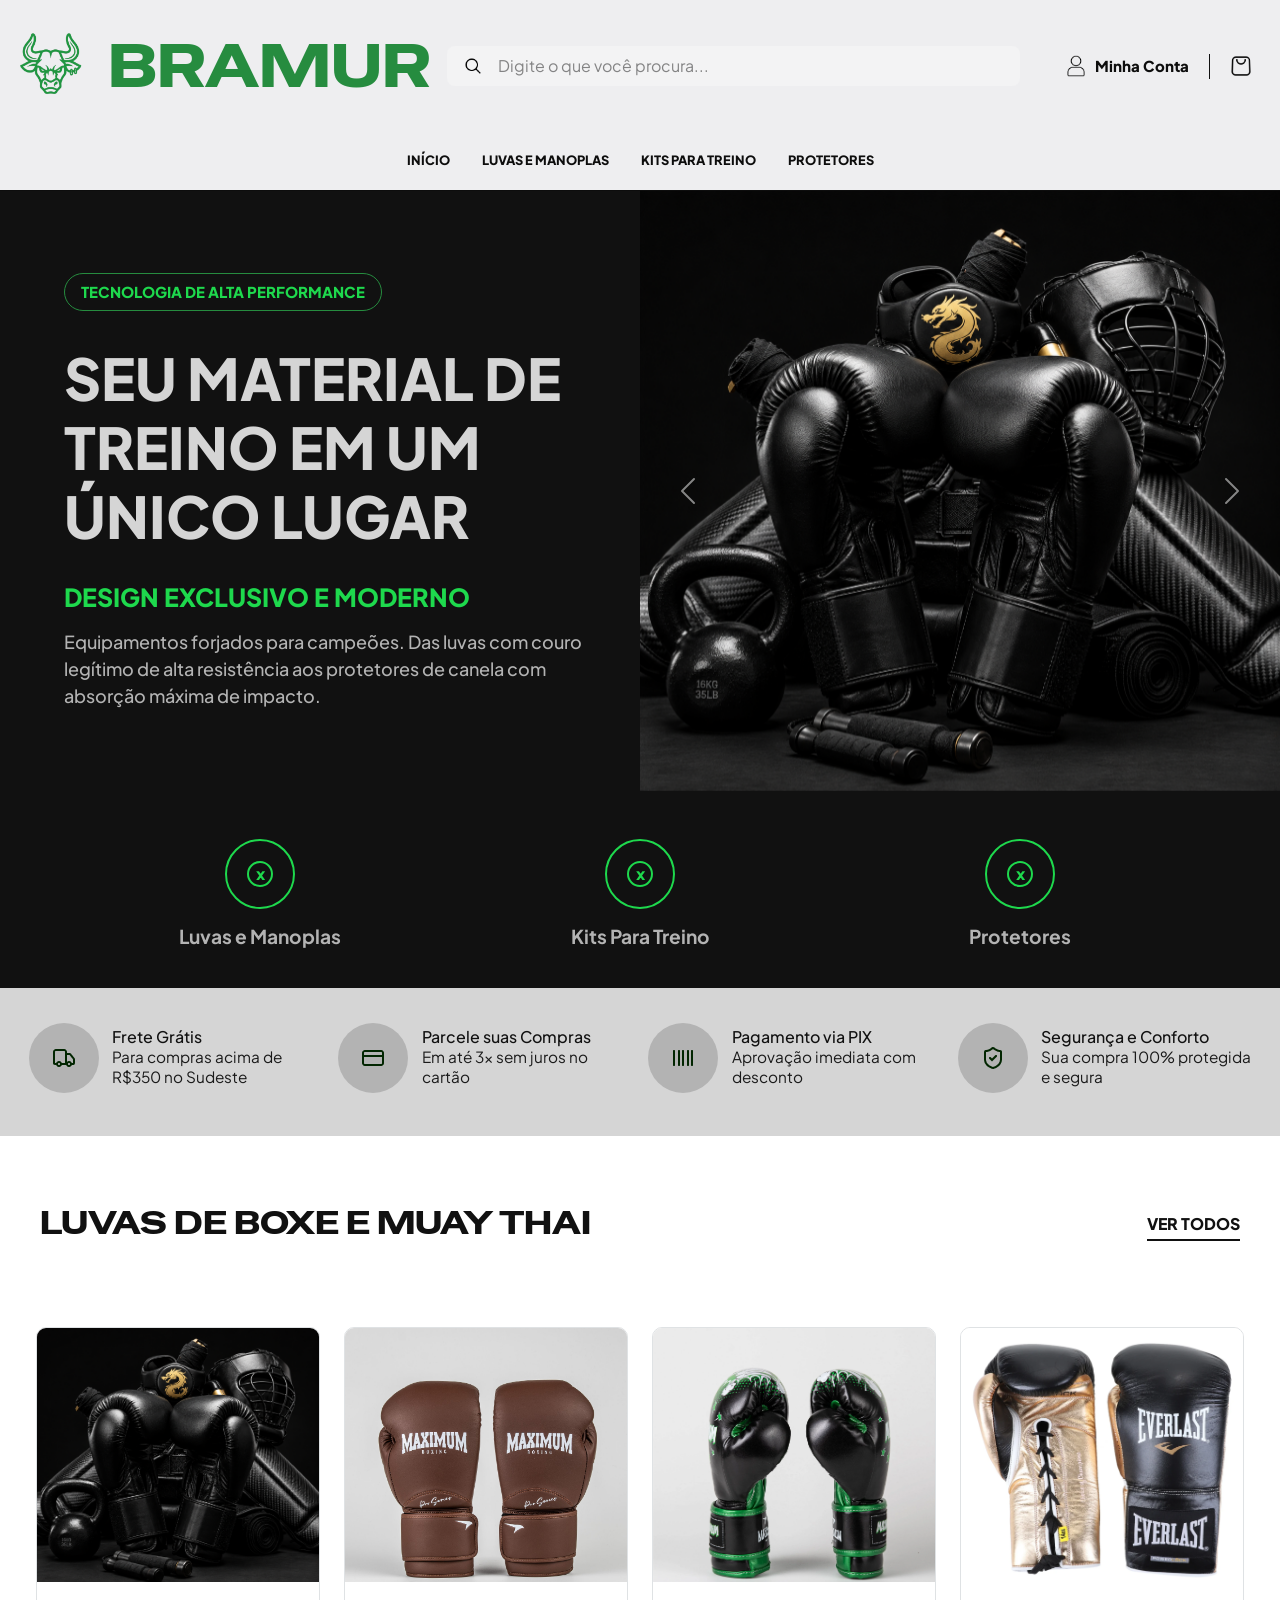
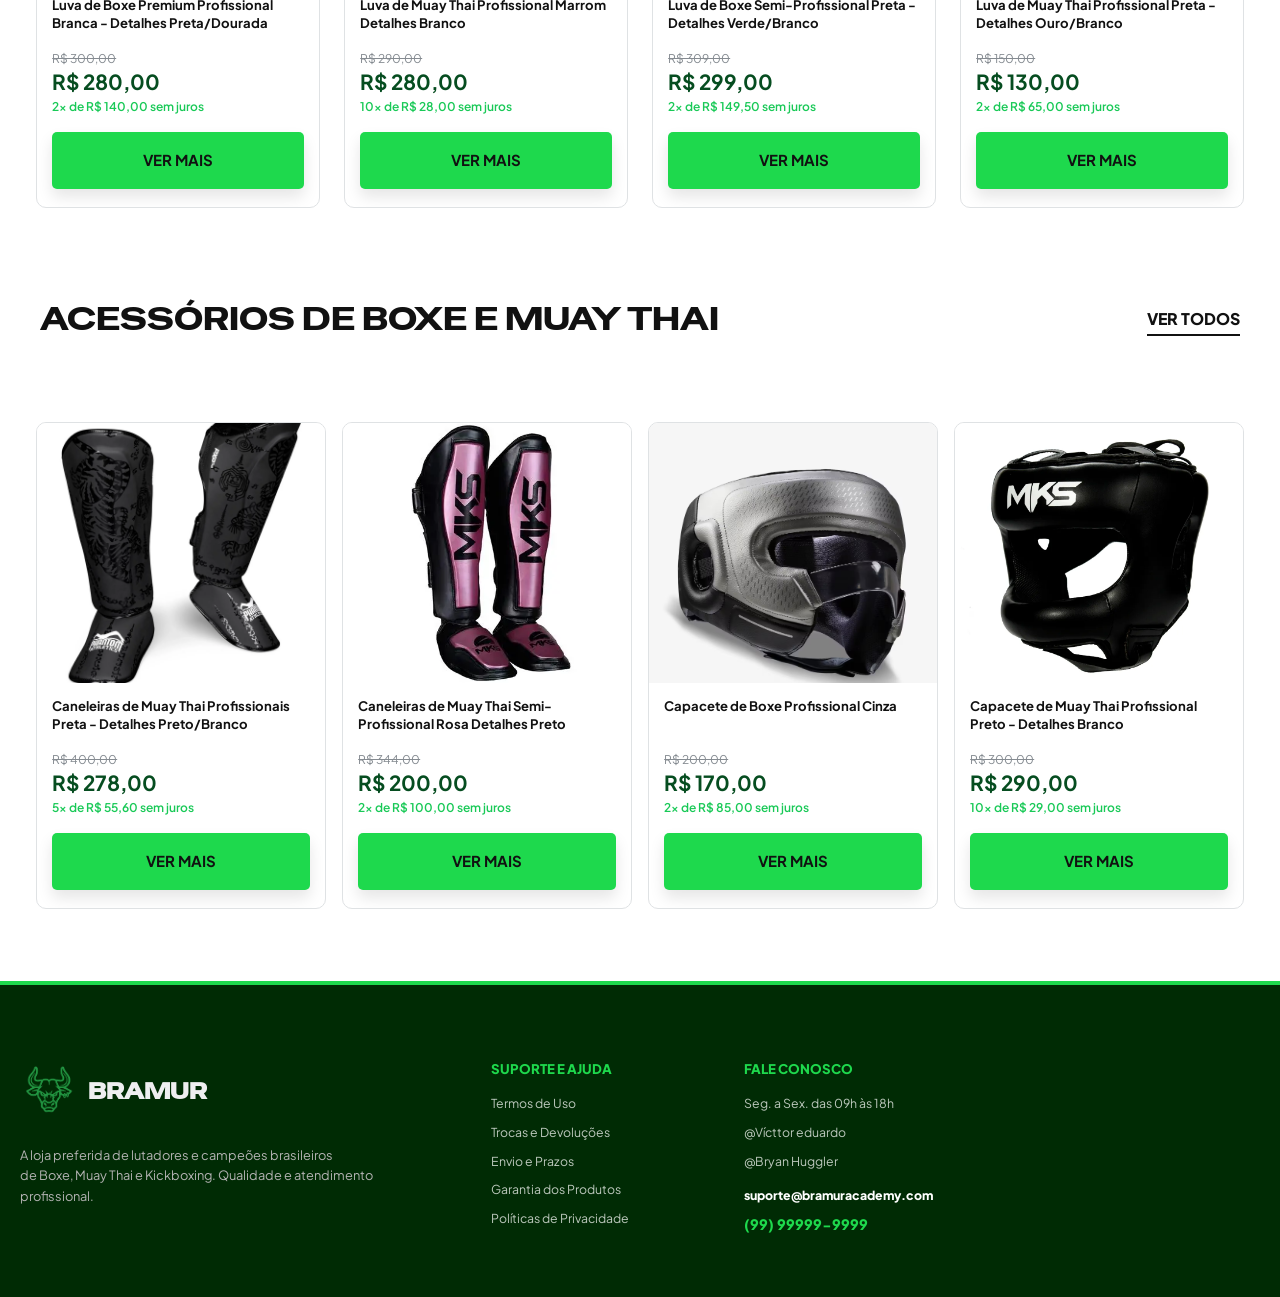
<file: index.html>
<!doctype html>
<html lang="pt-br">

<head>
    <meta charset="utf-8">
    <meta name="viewport" content="width=device-width, initial-scale=1">
    <title> Bramur </title>
    <link href="https://cdn.jsdelivr.net/npm/bootstrap@5.3.8/dist/css/bootstrap.min.css" rel="stylesheet"
        integrity="sha384-sRIl4kxILFvY47J16cr9ZwB07vP4J8+LH7qKQnuqkuIAvNWLzeN8tE5YBujZqJLB" crossorigin="anonymous">
    <link href="https://fonts.googleapis.com/css2?family=Plus+Jakarta+Sans:wght@400;500;600;700;800&display=swap"
        rel="stylesheet">
    <link rel="preconnect" href="https://fonts.googleapis.com">
    <link
        href="https://fonts.googleapis.com/css2?family=Inter:ital,opsz,wght@0,14..32,100..900;1,14..32,100..900&family=Lilita+One&family=Special+Gothic+Expanded+One&display=swap"
        rel="stylesheet">
    <link rel="stylesheet" href="./css/style.css">
</head>

<body class="home-page">

    <!-- Navbars -->
    <div class="navegacao-site">
        <nav class="navbar py-3 navbar-expand-lg nav-bar">
            <div class="container-fluid">
                <a class="navbar-brand" href="./index.html">
                    <img src="./imagens/final.png" alt="Logo" width="80px" class="d-flex align-text-center">
                </a>
                <a class="navbar-brand bramur1" href="./index.html">BRAMUR</a>
                <button class="navbar-toggler" type="button" data-bs-toggle="collapse"
                    data-bs-target="#navbarSupportedContent" aria-controls="navbarSupportedContent"
                    aria-expanded="false" aria-label="Toggle navigation">
                    <span class="navbar-toggler-icon"></span>
                </button>
                <div class="collapse navbar-collapse" id="navbarSupportedContent">
                    <form class="bramur-search" role="search">
                        <div class="pesquisa">
                            <input class="input" type="search" placeholder="Digite o que você procura..." />
                            <img class="icon" src="./imagens/lupa.png" alt="">
                        </div>
                    </form>
                    <div class="nav-act">
                        <a class="nav-action conta-action" href="./login.html">
                            <img class="nav-action-icon" src="./imagens/people.png" alt="">
                            <span>Minha Conta</span>
                        </a>
                        <span class="nav-divider"></span>
                        <a class="nav-action carrinho-action" href="./carrinho.html" aria-label="carrinho">
                            <span class="carrinho-icon">
                                <img class="nav-action-icon" src="./imagens/shopping-bag.png" alt="">
                                <span class="carrinho"></span>
                            </span>
                        </a>
                    </div>
                </div>
            </div>
        </nav>

        <!-- Navbar 2 -->
        <nav class="categorias-nav">
            <div class="categorias-nav-container">
                <ul class="categorias-menu">
                    <li><a class="categorias-links active" href="./index.html">INÍCIO</a></li>
                    <li><a class="categorias-links" href="./catalogo.html#luvas-e-manoplas">LUVAS E MANOPLAS</a></li>
                    <li><a class="categorias-links" href="./catalogo.html#kits-para-treino">KITS PARA TREINO</a>
                    </li>
                    <li><a class="categorias-links" href="./catalogo.html#acessorios-de-combate">PROTETORES</a></li>
                </ul>
            </div>
        </nav>
    </div>

    <!-- Texto Central e Carousel-->
    <section class="hero-bramur m-0">
        <div class="container-fluid px-0">
            <div class="row d-flex g-0">
                <div class="col-12 col-lg-6 d-flex align-items-center">
                    <div class="inicial">
                        <span class="badge rounded-pill hero-tag"> TECNOLOGIA DE ALTA PERFORMANCE </span>

                        <h1 class="hero-title"> SEU MATERIAL DE TREINO EM UM ÚNICO LUGAR </h1>

                        <p class="hero-subtitle mb-3"> DESIGN EXCLUSIVO E MODERNO </p>

                        <p class="hero-description mb-0">
                            Equipamentos forjados para campeões. Das luvas com couro legítimo de alta
                            resistência aos protetores de canela com absorção máxima de impacto.
                        </p>
                    </div>
                </div>

                <div class="col-12 col-lg-6">
                    <div id="carouselExample" class="carousel slide">
                        <div class="carousel-inner">
                            <div class="carousel-item active">
                                <img src="./imagens/ChatGPT Image 14 de set. de 2026, 22_40_47.png"
                                    class="d-block w-100" alt="">
                            </div>
                            <div class="carousel-item">
                                <img src="./imagens/ChatGPT Image 14 de set. de 2026, 22_43_31.png"
                                    class="d-block w-100" alt="...">
                            </div>
                        </div>

                        <button class="carousel-control-prev" type="button" data-bs-target="#carouselExample"
                            data-bs-slide="prev">
                            <span class="carousel-control-prev-icon" aria-hidden="true"></span>
                            <span class="visually-hidden">Previous</span>
                        </button>

                        <button class="carousel-control-next" type="button" data-bs-target="#carouselExample"
                            data-bs-slide="next">
                            <span class="carousel-control-next-icon" aria-hidden="true"></span>
                            <span class="visually-hidden">Next</span>
                        </button>
                    </div>
                </div>
            </div>
        </div>

        <div class="container hero-modalidades">
            <div class="row flex-nowrap">
                <div class="col">
                    <a href="./catalogo.html#luvas-e-manoplas" class="modalidade-item">
                        <span class="modalidade-icon modalidade-icon-x" aria-hidden="true"></span>
                        <span>Luvas e Manoplas</span>
                    </a>
                </div>
                <div class="col">
                    <a href="./catalogo.html#kits-para-treino" class="modalidade-item">
                        <span class="modalidade-icon modalidade-icon-x" aria-hidden="true"></span>
                        <span>Kits Para Treino</span>
                    </a>
                </div>
                <div class="col">
                    <a href="./catalogo.html#acessorios-de-combate" class="modalidade-item">
                        <span class="modalidade-icon modalidade-icon-x" aria-hidden="true"></span>
                        <span>Protetores</span>
                    </a>
                </div>
            </div>
        </div>
    </section>

    <!-- Informações adicionais -->
    <section class="informacoes" aria-label="Benefícios da loja">
        <div class="benefits-row">
            <div class="benefit-item">
                <div class="benefit-icon" aria-hidden="true">
                    <img src="./imagens/truck.png" alt="Frete grátis" />
                </div>
                <div class="benefit-copy">
                    <h3>Frete Grátis</h3>
                    <p>Para compras acima de R$350 no Sudeste</p>
                </div>
            </div>

            <div class="benefit-item">
                <div class="benefit-icon" aria-hidden="true">
                    <img src="./imagens/credit-card.png" alt="Cartão" />
                </div>
                <div class="benefit-copy">
                    <h3>Parcele suas Compras</h3>
                    <p>Em até 3x sem juros no cartão</p>
                </div>
            </div>

            <div class="benefit-item">
                <div class="benefit-icon" aria-hidden="true">
                    <img src="./imagens/barcode.png" alt="Pix" />
                </div>
                <div class="benefit-copy">
                    <h3>Pagamento via PIX</h3>
                    <p>Aprovação imediata com desconto</p>
                </div>
            </div>

            <div class="benefit-item">
                <div class="benefit-icon" aria-hidden="true">
                    <img src="./imagens/shield-check.png" alt="Segurança" />
                </div>
                <div class="benefit-copy">
                    <h3>Segurança e Conforto</h3>
                    <p>Sua compra 100% protegida e segura</p>
                </div>
            </div>
        </div>
    </section>

    <!-- Cards de produtos -->
    <section class="produtos">
        <div class="container-fluid">
            <div class="row d-flex py-4">
                <div class="col-12">
                    <div class="row titulo1">
                        <div class="titulo1-conteudo">
                            <h1 class="fs-2">LUVAS DE BOXE E MUAY THAI</h1>
                            <a class="ver-todos" href="./catalogo.html">VER TODOS</a>
                        </div>
                    </div>

                    <div class="container-fluid py-5 d-flex gap-4">
                        <div class="produto-card">
                            <div class="produto-imagem">
                                <img src="./imagens/ChatGPT Image 14 de set. de 2026, 22_40_47.png"
                                    alt="Luva de Boxe Premium">
                            </div>
                            <div class="produto-conteudo">
                                <h5 class="produto-titulo fw-bold">
                                    Luva de Boxe Premium Profissional
                                    Branca - Detalhes Preta/Dourada
                                </h5>
                                <div class="preco-antigo">
                                    R$ 300,00
                                </div>
                                <div class="preco-atual fw-bold">
                                    R$ 280,00
                                </div>
                                <div class="parcelamento">
                                    2x de R$ 140,00 sem juros
                                </div>
                                <button class="btn fw-bold w-100 mt-3">
                                    VER MAIS
                                </button>
                            </div>
                        </div>
                        <div class="produto-card">
                            <div class="produto-imagem">
                                <img src="./imagens/maximum_-91-9mqy4mou6q.jpg" alt="Luva de Boxe Premium">
                            </div>
                            <div class="produto-conteudo">
                                <h5 class="produto-titulo fw-bold">
                                    Luva de Muay Thai Profissional
                                    Marrom Detalhes Branco
                                </h5>
                                <div class="preco-antigo">
                                    R$ 290,00
                                </div>
                                <div class="preco-atual fw-bold">
                                    R$ 280,00
                                </div>
                                <div class="parcelamento">
                                    10x de R$ 28,00 sem juros
                                </div>
                                <button class="btn fw-bold w-100 mt-3">
                                    VER MAIS
                                </button>
                            </div>
                        </div>
                        <div class="produto-card">
                            <div class="produto-imagem">
                                <img src="./imagens/luva_boxe1.webp" alt="Luva de Boxe Premium">
                            </div>
                            <div class="produto-conteudo">
                                <h5 class="produto-titulo fw-bold">
                                    Luva de Boxe Semi-Profissional
                                    Preta - Detalhes Verde/Branco
                                </h5>
                                <div class="preco-antigo">
                                    R$ 309,00
                                </div>
                                <div class="preco-atual fw-bold">
                                    R$ 299,00
                                </div>
                                <div class="parcelamento">
                                    2x de R$ 149,50 sem juros
                                </div>
                                <button class="btn fw-bold w-100 mt-3">
                                    VER MAIS
                                </button>
                            </div>
                        </div>
                        <div class="produto-card">
                            <div class="produto-imagem">
                                <img src="./imagens/AXB-6277-120_zoom1.webp" alt="Luva de Boxe Premium">
                            </div>
                            <div class="produto-conteudo">
                                <h5 class="produto-titulo fw-bold">
                                    Luva de Muay Thai Profissional
                                    Preta - Detalhes Ouro/Branco
                                </h5>
                                <div class="preco-antigo">
                                    R$ 150,00
                                </div>
                                <div class="preco-atual fw-bold">
                                    R$ 130,00
                                </div>
                                <div class="parcelamento">
                                    2x de R$ 65,00 sem juros
                                </div>
                                <button class="btn fw-bold w-100 mt-3">
                                    VER MAIS
                                </button>
                            </div>
                        </div>
                    </div>

                    <div class="row titulo1">
                        <div class="titulo1-conteudo">
                            <h1 class="fs-2">ACESSÓRIOS DE BOXE E MUAY THAI</h1>
                            <a class="ver-todos" href="./catalogo.html">VER TODOS</a>
                        </div>
                    </div>
                    <div class="container-fluid py-5 d-flex gap-3">
                        <div class="produto-card">
                            <div class="produto-imagem">
                                <img src="./imagens/caneleiras1.webp" alt="Caneleiras">
                            </div>
                            <div class="produto-conteudo">
                                <h5 class="produto-titulo fw-bold">
                                    Caneleiras de Muay Thai Profissionais
                                    Preta - Detalhes Preto/Branco
                                </h5>
                                <div class="preco-antigo">
                                    R$ 400,00
                                </div>
                                <div class="preco-atual fw-bold">
                                    R$ 278,00
                                </div>
                                <div class="parcelamento">
                                    5x de R$ 55,60 sem juros
                                </div>
                                <button class="btn fw-bold w-100 mt-3">
                                    VER MAIS
                                </button>
                            </div>
                        </div>
                        <div class="produto-card">
                            <div class="produto-imagem">
                                <img src="./imagens/caneleiras2.webp" alt="Caneleiras">
                            </div>
                            <div class="produto-conteudo">
                                <h5 class="produto-titulo fw-bold">
                                    Caneleiras de Muay Thai Semi-Profissional
                                    Rosa Detalhes Preto
                                </h5>
                                <div class="preco-antigo">
                                    R$ 344,00
                                </div>
                                <div class="preco-atual fw-bold">
                                    R$ 200,00
                                </div>
                                <div class="parcelamento">
                                    2x de R$ 100,00 sem juros
                                </div>
                                <button class="btn fw-bold w-100 mt-3">
                                    VER MAIS
                                </button>
                            </div>
                        </div>
                        <div class="produto-card">
                            <div class="produto-imagem">
                                <img src="./imagens/HG900PTK.avif" alt="Capacete">
                            </div>
                            <div class="produto-conteudo">
                                <h5 class="produto-titulo fw-bold">
                                    Capacete de Boxe Profissional
                                    Cinza
                                </h5>
                                <div class="preco-antigo">
                                    R$ 200,00
                                </div>
                                <div class="preco-atual fw-bold">
                                    R$ 170,00
                                </div>
                                <div class="parcelamento">
                                    2x de R$ 85,00 sem juros
                                </div>
                                <button class="btn fw-bold w-100 mt-3">
                                    VER MAIS
                                </button>
                            </div>
                        </div>
                        <div class="produto-card">
                            <div class="produto-imagem">
                                <img src="./imagens/head_guard_capacete_de_boxe_mks_combat_full_face_nose_protection_3717_1_173dc75050d7bd60ca882c3078082a85.webp"
                                    alt="Capacete">
                            </div>
                            <div class="produto-conteudo">
                                <h5 class="produto-titulo fw-bold">
                                    Capacete de Muay Thai Profissional
                                    Preto - Detalhes Branco
                                </h5>
                                <div class="preco-antigo">
                                    R$ 300,00
                                </div>
                                <div class="preco-atual fw-bold">
                                    R$ 290,00
                                </div>
                                <div class="parcelamento">
                                    10x de R$ 29,00 sem juros
                                </div>
                                <button class="btn fw-bold w-100 mt-3">
                                    VER MAIS
                                </button>
                            </div>
                        </div>
                    </div>
                </div>
            </div>
        </div>
    </section>

    <!-- Footer -->
    <footer class="site-footer">
        <div class="site-footer-inner">
            <div class="footer-brand">
                <a class="footer-logo" href="./index.html" aria-label="Bramur - página inicial">
                    <div class="footer-logo-mark">
                        <img src="./imagens/final.png" alt="Logo" width="60px">
                    </div>
                    <span>BRAMUR</span>
                </a>
                <p class="footer-description">
                    A loja preferida de lutadores e campeões brasileiros<br>
                    de Boxe, Muay Thai e Kickboxing. Qualidade e atendimento profissional.
                </p>
            </div>

            <nav class="footer-column" aria-label="Suporte e ajuda">
                <h2>SUPORTE E AJUDA</h2>
                <p>Termos de Uso</p>
                <p>Trocas e Devoluções</p>
                <p>Envio e Prazos</p>
                <p>Garantia dos Produtos</p>
                <p>Políticas de Privacidade</p>
            </nav>

            <div class="footer-column footer-contact">
                <h2>FALE CONOSCO</h2>
                <p>Seg. a Sex. das 09h às 18h</p>
                <p>@Vícttor eduardo</p>
                <p>@Bryan Huggler</p>
                <a class="footer-email" href="mailto:suporte@bramuracademy.com">suporte@bramuracademy.com</a>
                <a class="footer-phone" href="tel:+9999999999999">(99) 99999-9999</a>
            </div>
        </div>
    </footer>




    <script src="https://cdn.jsdelivr.net/npm/bootstrap@5.3.8/dist/js/bootstrap.bundle.min.js"
        integrity="sha384-FKyoEForCGlyvwx9Hj09JcYn3nv7wiPVlz7YYwJrWVcXK/BmnVDxM+D2scQbITxI" crossorigin="anonymous">
        </script>
    <script src="./js/app.js"></script>
</body>

</html>
</file>
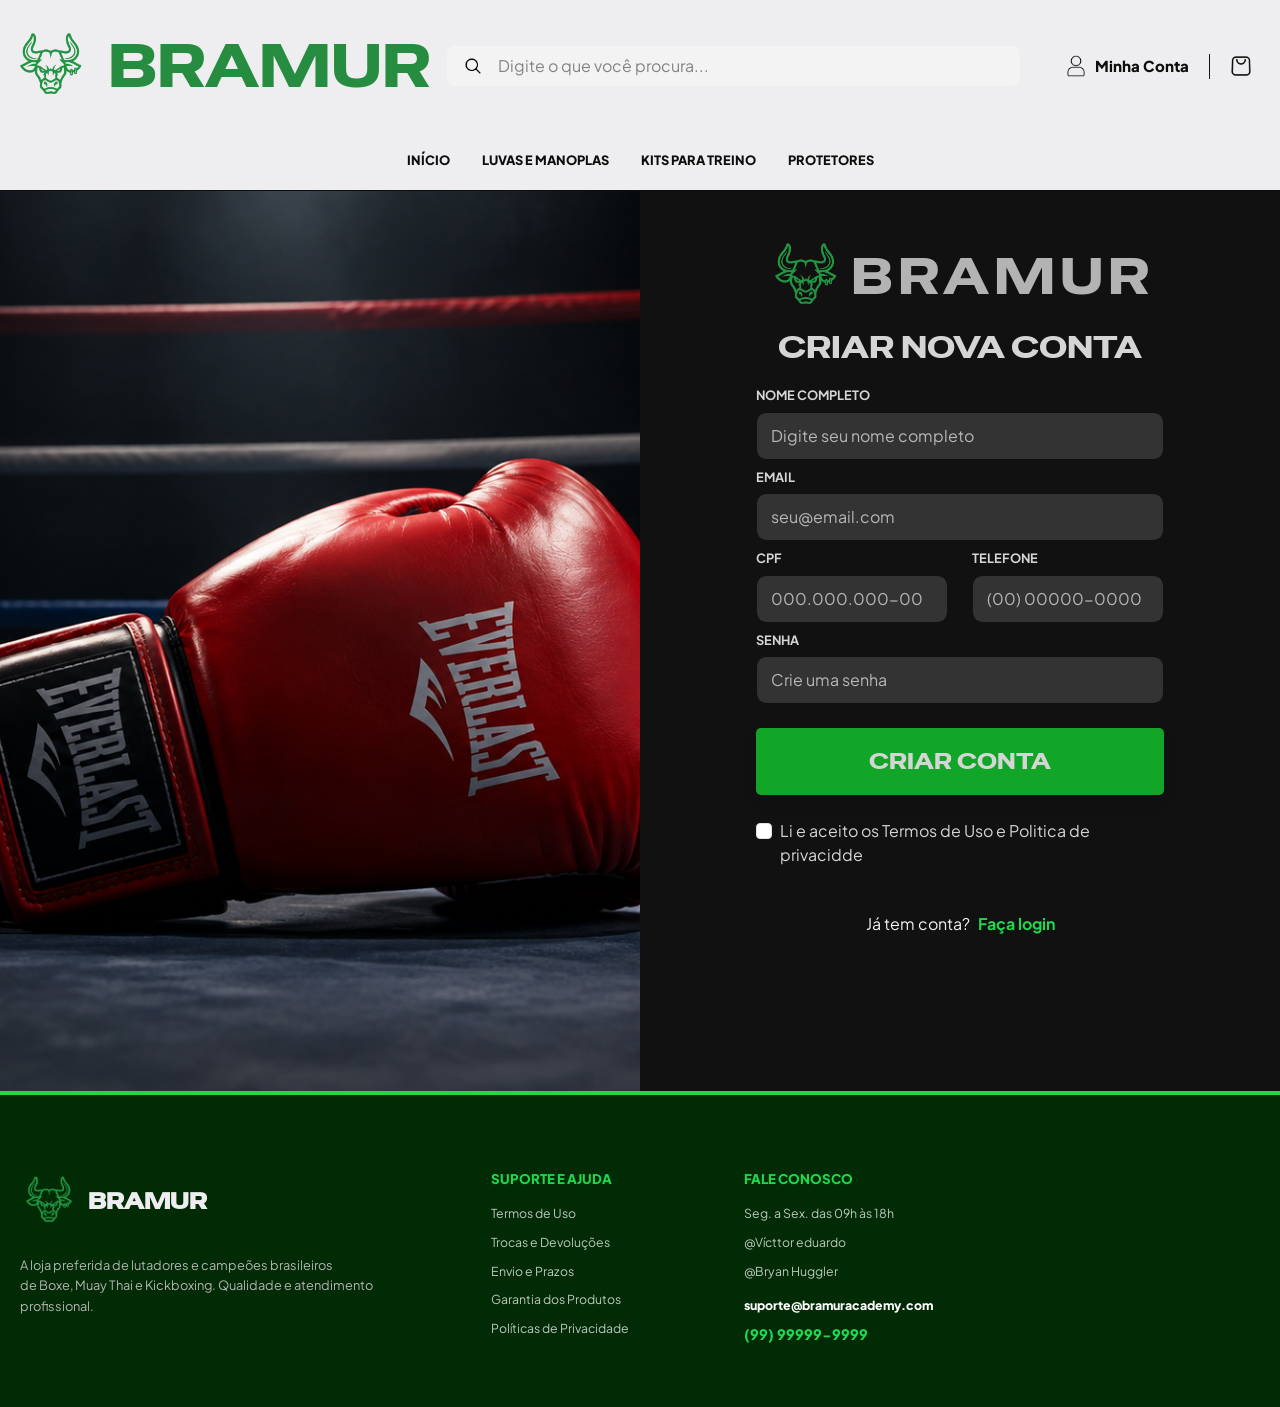
<file: cadastro.html>
<!doctype html>
<html lang="pt-br">

<head>
    <meta charset="utf-8">
    <meta name="viewport" content="width=device-width, initial-scale=1">
    <title>cadastro</title>
    <link href="https://cdn.jsdelivr.net/npm/bootstrap@5.3.8/dist/css/bootstrap.min.css" rel="stylesheet"
        integrity="sha384-sRIl4kxILFvY47J16cr9ZwB07vP4J8+LH7qKQnuqkuIAvNWLzeN8tE5YBujZqJLB" crossorigin="anonymous">
    <link href="https://fonts.googleapis.com/css2?family=Plus+Jakarta+Sans:wght@400;500;600;700;800&display=swap"
        rel="stylesheet">
    <link rel="preconnect" href="https://fonts.googleapis.com">
    <link
        href="https://fonts.googleapis.com/css2?family=Inter:ital,opsz,wght@0,14..32,100..900;1,14..32,100..900&family=Lilita+One&family=Special+Gothic+Expanded+One&display=swap"
        rel="stylesheet">
    <link rel="stylesheet" href="./css/style.css">
</head>

<body class="auth-page">

    <!-- Navbar -->
    <div class="navegacao-site">
        <nav class="navbar py-3 navbar-expand-lg nav-bar">
            <div class="container-fluid">
                <a class="navbar-brand" href="./index.html">
                    <img src="./imagens/final.png" alt="Logo" width="80px" class="d-flex align-text-center">
                </a>
                <a class="navbar-brand bramur1" href="./index.html">BRAMUR</a>
                <button class="navbar-toggler" type="button" data-bs-toggle="collapse"
                    data-bs-target="#navbarSupportedContent" aria-controls="navbarSupportedContent"
                    aria-expanded="false" aria-label="Toggle navigation">
                    <span class="navbar-toggler-icon"></span>
                </button>
                <div class="collapse navbar-collapse" id="navbarSupportedContent">
                    <form class="bramur-search" role="search">
                        <div class="pesquisa">
                            <input class="input" type="search" placeholder="Digite o que você procura..." />
                            <img class="icon" src="./imagens/lupa.png" alt="">
                        </div>
                    </form>
                    <div class="nav-act">
                        <a class="nav-action conta-action" href="./login.html">
                            <img class="nav-action-icon" src="./imagens/people.png" alt="">
                            <span>Minha Conta</span>
                        </a>
                        <span class="nav-divider"></span>
                        <a class="nav-action carrinho-action" href="./carrinho.html" aria-label="carrinho">
                            <span class="carrinho-icon">
                                <img class="nav-action-icon" src="./imagens/shopping-bag.png" alt="">
                                <span class="carrinho"></span>
                            </span>
                        </a>
                    </div>
                </div>
            </div>
        </nav>

        <!-- Navbar 2 -->
        <nav class="categorias-nav">
            <div class="categorias-nav-container">
                <ul class="categorias-menu">
                    <li><a class="categorias-links active" href="./index.html">INÍCIO</a></li>
                    <li><a class="categorias-links" href="./catalogo.html#luvas-e-manoplas">LUVAS E MANOPLAS</a></li>
                    <li><a class="categorias-links" href="./catalogo.html#kits-para-treino">KITS PARA TREINO</a>
                    </li>
                    <li><a class="categorias-links" href="./catalogo.html#acessorios-de-combate">PROTETORES</a></li>
                </ul>
            </div>
        </nav>
    </div>

    <div class="row g-0 layout">
        <div class="col-12 col-lg-6 image1">
            <img src="./imagens/luva.png" class="w-100 h-100" alt="Luva de boxe">
        </div>

        <div class="col-12 col-lg-6 auth-page back-login login">

            <!-- LOGO + NOME -->
            <div class="d-flex justify-content-center align-items-center gap-1 mb-2">
                <a href="./index.html">
                    <img src="imagens/final.png" alt="Logo" width="80">
                </a>
                <a href="./index.html" class="navbar-brand bramur">
                    BRAMUR
                </a>
            </div>

            <p class="text-login text-center w-75 mx-auto">CRIAR NOVA CONTA</p>

            <!-- FORMULÁRIO -->
            <div class="cadastro-form-container-fluid">
                <form id="form-cadastro" class="w-75 mx-auto">
                    <div class="mb-2">
                        <label class="form-label">NOME COMPLETO</label>
                        <input id="cadastro-nome" type="text" class="form-control input-login"
                            placeholder="Digite seu nome completo" required>
                    </div>

                    <div class="mb-2">
                        <label class="form-label itens-login">EMAIL</label>
                        <input id="cadastro-email" type="email" class="form-control input-login"
                            placeholder="seu@email.com" required>
                    </div>
                    <div class="mb-2 row">
                        <div class="col-md-6">
                            <label class="form-label">CPF</label>
                            <input id="cadastro-cpf" type="text" class="form-control input-login"
                                placeholder="000.000.000-00">
                        </div>
                        <div class="col-md-6">
                            <label class="form-label itens-login">TELEFONE</label>
                            <input id="cadastro-telefone" type="text" class="form-control input-login"
                                placeholder="(00) 00000-0000">
                        </div>
                    </div>
                    <div class="mb-2">
                        <label class="form-label itens-login">SENHA</label>
                        <input id="cadastro-senha" type="password" class="form-control input-login"
                            placeholder="Crie uma senha" required>
                    </div>

                    <button type="submit" class="btn button-login mt-3 mb-4">
                        CRIAR CONTA
                    </button>

                    <div class="mb-2 form-check">
                        <input type="checkbox" class="form-check-input" id="exampleCheck1">
                        <label class="form-check-label text-two-login" for="exampleCheck1">Li e aceito os Termos de Uso
                            e
                            Politica de privacidde</label>
                    </div>
                    <div class="cadastro">
                        <span>Já tem conta?</span>
                        <a href="./login.html">Faça login</a>
                    </div>
                </form>
                <div id="mensagem-auth" class="alert d-none w-75 mx-auto" role="alert"></div>
            </div>
        </div>

        <!-- Footer -->
        <footer class="site-footer">
            <div class="site-footer-inner">
                <div class="footer-brand">
                    <a class="footer-logo" href="./index.html" aria-label="Bramur - página inicial">
                        <div class="footer-logo-mark">
                            <img src="./imagens/final.png" alt="Logo" width="60px">
                        </div>
                        <span>BRAMUR</span>
                    </a>
                    <p class="footer-description">
                        A loja preferida de lutadores e campeões brasileiros<br>
                        de Boxe, Muay Thai e Kickboxing. Qualidade e atendimento profissional.
                    </p>
                </div>

                <nav class="footer-column" aria-label="Suporte e ajuda">
                    <h2>SUPORTE E AJUDA</h2>
                    <p>Termos de Uso</p>
                    <p>Trocas e Devoluções</p>
                    <p>Envio e Prazos</p>
                    <p>Garantia dos Produtos</p>
                    <p>Políticas de Privacidade</p>
                </nav>

                <div class="footer-column footer-contact">
                    <h2>FALE CONOSCO</h2>
                    <p>Seg. a Sex. das 09h às 18h</p>
                    <p>@Vícttor eduardo</p>
                    <p>@Bryan Huggler</p>
                    <a class="footer-email" href="mailto:suporte@bramuracademy.com">suporte@bramuracademy.com</a>
                    <a class="footer-phone" href="tel:+9999999999999">(99) 99999-9999</a>
                </div>
            </div>
        </footer>

        <script src="https://cdn.jsdelivr.net/npm/bootstrap@5.3.8/dist/js/bootstrap.bundle.min.js"
            integrity="sha384-FKyoEForCGlyvwx9Hj09JcYn3nv7wiPVlz7YYwJrWVcXK/BmnVDxM+D2scQbITxI" crossorigin="anonymous">
            </script>
        <script src="./js/app.js"></script>
</body>

</html>
</file>
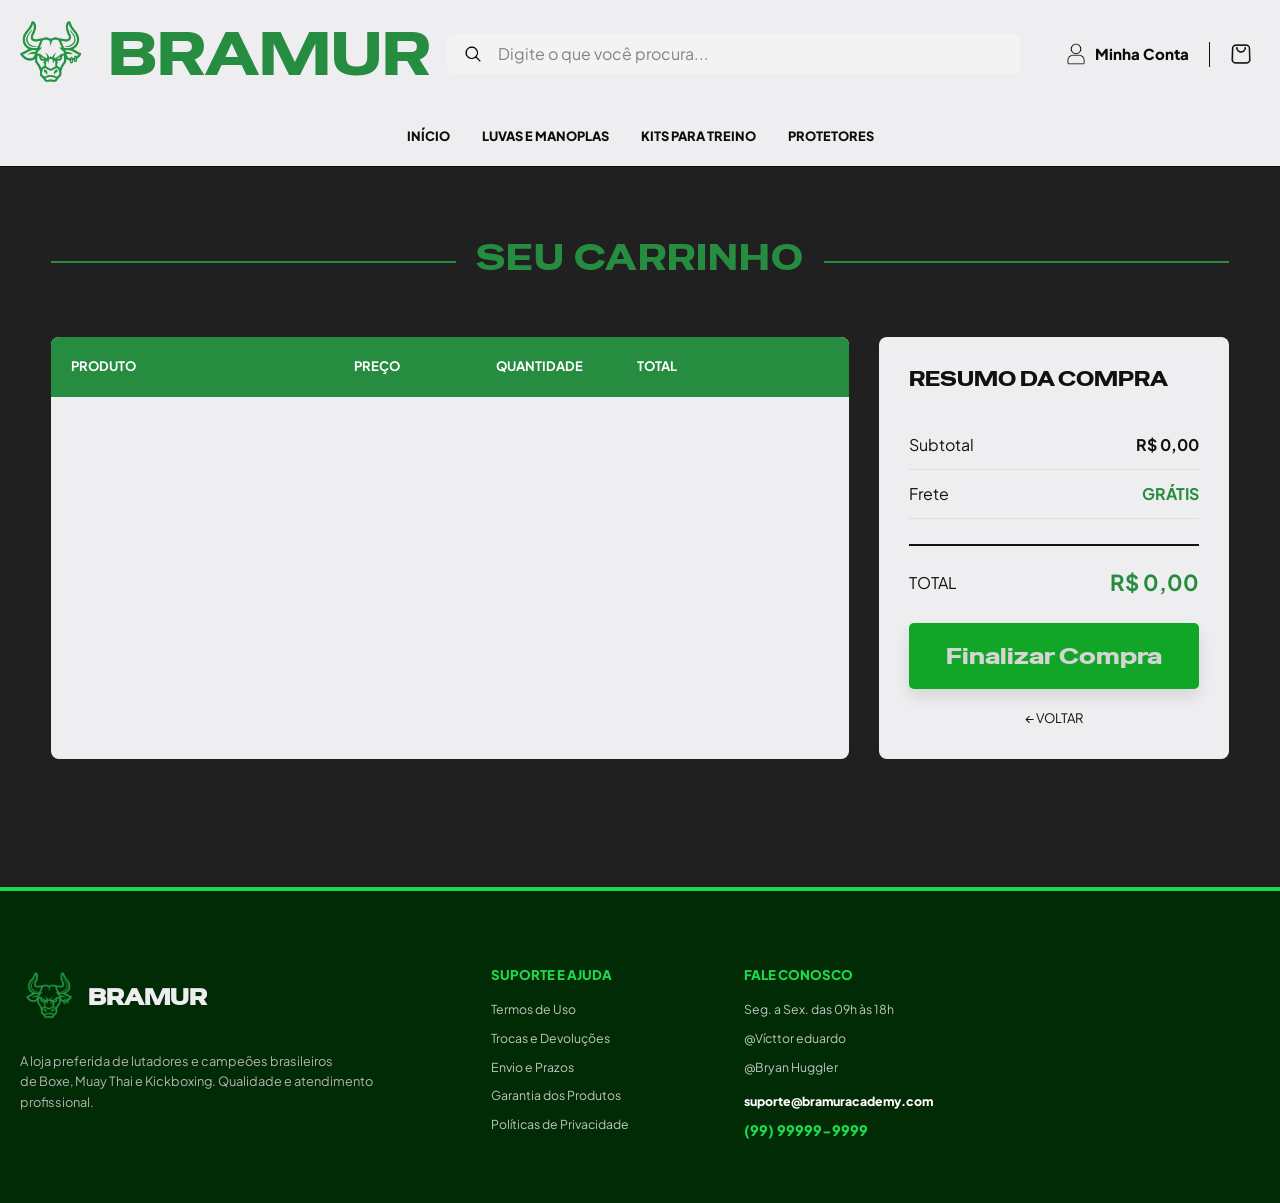
<file: carrinho.html>
<!DOCTYPE html>
<html lang="pt-br">

<head>
    <meta charset="UTF-8">
    <meta name="viewport" content="width=device-width, initial-scale=1.0">

    <title>BRAMUR - Carrinho</title>

    <link href="https://cdn.jsdelivr.net/npm/bootstrap@5.3.8/dist/css/bootstrap.min.css" rel="stylesheet"
        integrity="sha384-sRIl4kxILFvY47J16cr9ZwB07vP4J8+LH7qKQnuqkuIAvNWLzeN8tE5YBujZqJLB" crossorigin="anonymous">
    <link href="https://fonts.googleapis.com/css2?family=Plus+Jakarta+Sans:wght@400;500;600;700;800&display=swap"
        rel="stylesheet">
    <link rel="preconnect" href="https://fonts.googleapis.com">
    <link
        href="https://fonts.googleapis.com/css2?family=Inter:ital,opsz,wght@0,14..32,100..900;1,14..32,100..900&family=Lilita+One&family=Special+Gothic+Expanded+One&display=swap"
        rel="stylesheet">
    <link rel="stylesheet" href="./css/style.css">

    <link href='https://unpkg.com/boxicons@2.1.4/css/boxicons.min.css' rel='stylesheet'>

    <link rel="preconnect" href="https://fonts.googleapis.com">
    <link rel="preconnect" href="https://fonts.gstatic.com" crossorigin>
    <link
        href="https://fonts.googleapis.com/css2?family=Plus+Jakarta+Sans:wght@400;500;600;700;800&family=Special+Gothic+Expanded+One&display=swap"
        rel="stylesheet">
</head>

<body>
    <!-- Navbar -->
    <div class="navegacao-site">
        <nav class="navbar py-1 navbar-expand-lg nav-bar">
            <div class="container-fluid">
                <a class="navbar-brand" href="./index.html">
                    <img src="./imagens/final.png" alt="Logo" width="80px" class="d-flex align-text-center">
                </a>
                <a class="navbar-brand bramur1" href="./index.html">BRAMUR</a>
                <button class="navbar-toggler" type="button" data-bs-toggle="collapse"
                    data-bs-target="#navbarSupportedContent" aria-controls="navbarSupportedContent"
                    aria-expanded="false" aria-label="Toggle navigation">
                    <span class="navbar-toggler-icon"></span>
                </button>
                <div class="collapse navbar-collapse" id="navbarSupportedContent">
                    <form class="bramur-search" role="search">
                        <div class="pesquisa">
                            <input class="input" type="search" placeholder="Digite o que você procura..." />
                            <img class="icon" src="./imagens/lupa.png" alt="">
                        </div>
                    </form>
                    <div class="nav-act">
                        <a class="nav-action conta-action" href="./login.html">
                            <img class="nav-action-icon" src="./imagens/people.png" alt="">
                            <span>Minha Conta</span>
                        </a>
                        <span class="nav-divider"></span>
                        <a class="nav-action carrinho-action" href="carrinho.html" aria-label="carrinho">
                            <span class="carrinho-icon">
                                <img class="nav-action-icon" src="./imagens/shopping-bag.png" alt="">
                                <span class="carrinho"></span>
                            </span>
                        </a>
                    </div>
                </div>
            </div>
        </nav>
        <nav class="categorias-nav">
            <div class="categorias-nav-container">
                <ul class="categorias-menu">
                    <li><a class="categorias-links" href="./index.html">INÍCIO</a></li>
                    <li><a class="categorias-links" href="./catalogo.html#luvas-e-manoplas">LUVAS E MANOPLAS</a></li>
                    <li><a class="categorias-links" href="./catalogo.html#kits-para-treino">KITS PARA TREINO</a>
                    </li>
                    <li><a class="categorias-links" href="./catalogo.html#acessorios-de-combate">PROTETORES</a></li>
                </ul>
            </div>
        </nav>
    </div>

    <!-- Carrinho Tela -->
    <main class="carrinho-page">
        <div class="carrinho-container">
            <div class="carrinho-titulo">
                <span></span>
                <h1>SEU CARRINHO</h1>
                <span></span>
            </div>
            <div class="carrinho-layout">
                <section class="carrinho-produtos">
                    <div class="carrinho-header">
                        <span>PRODUTO</span>
                        <span>PREÇO</span>
                        <span>QUANTIDADE</span>
                        <span>TOTAL</span>
                        <span></span>
                    </div>
                    <div id="lista-carrinho">
                    </div>
                </section>
                <aside class="resumo-compra">
                    <h2>RESUMO DA COMPRA</h2>
                    <div class="linha-resumo">
                        <span>Subtotal</span>
                        <strong id="subtotal">
                            R$ 977,00
                        </strong>
                    </div>

                    <div class="linha-resumo">
                        <span>Frete</span>
                        <strong class="frete">
                            GRÁTIS
                        </strong>
                    </div>

                    <div class="linha-total">
                        <span>TOTAL</span>
                        <strong id="total">
                            R$ 977,00
                        </strong>
                    </div>

                    <button id="finalizar-compra" class="btn button-login compra mt-4">
                        Finalizar Compra
                    </button>
                    <a href="./index.html" class="continuar">
                        ← VOLTAR
                    </a>
                </aside>
            </div>
        </div>
    </main>

    <footer class="site-footer">
        <div class="site-footer-inner">
            <div class="footer-brand">
                <a class="footer-logo" href="./index.html" aria-label="Bramur - página inicial">
                    <div class="footer-logo-mark">
                        <img src="./imagens/final.png" alt="Logo" width="60px">
                    </div>
                    <span>BRAMUR</span>
                </a>
                <p class="footer-description">
                    A loja preferida de lutadores e campeões brasileiros<br>
                    de Boxe, Muay Thai e Kickboxing. Qualidade e atendimento profissional.
                </p>
            </div>

            <nav class="footer-column" aria-label="Suporte e ajuda">
                <h2>SUPORTE E AJUDA</h2>
                <p>Termos de Uso</p>
                <p>Trocas e Devoluções</p>
                <p>Envio e Prazos</p>
                <p>Garantia dos Produtos</p>
                <p>Políticas de Privacidade</p>
            </nav>

            <div class="footer-column footer-contact">
                <h2>FALE CONOSCO</h2>
                <p>Seg. a Sex. das 09h às 18h</p>
                <p>@Vícttor eduardo</p>
                <p>@Bryan Huggler</p>
                <a class="footer-email" href="mailto:suporte@bramuracademy.com">suporte@bramuracademy.com</a>
                <a class="footer-phone" href="tel:+9999999999999">(99) 99999-9999</a>
            </div>
        </div>
    </footer>

    <script src="https://cdn.jsdelivr.net/npm/bootstrap@5.3.8/dist/js/bootstrap.bundle.min.js"
        integrity="sha384-FKyoEForCGlyvwx9Hj09JcYn3nv7wiPVlz7YYwJrWVcXK/BmnVDxM+D2scQbITxI" crossorigin="anonymous">
        </script>


    <script src="./js/app.js"></script>

</body>

</html>
</file>
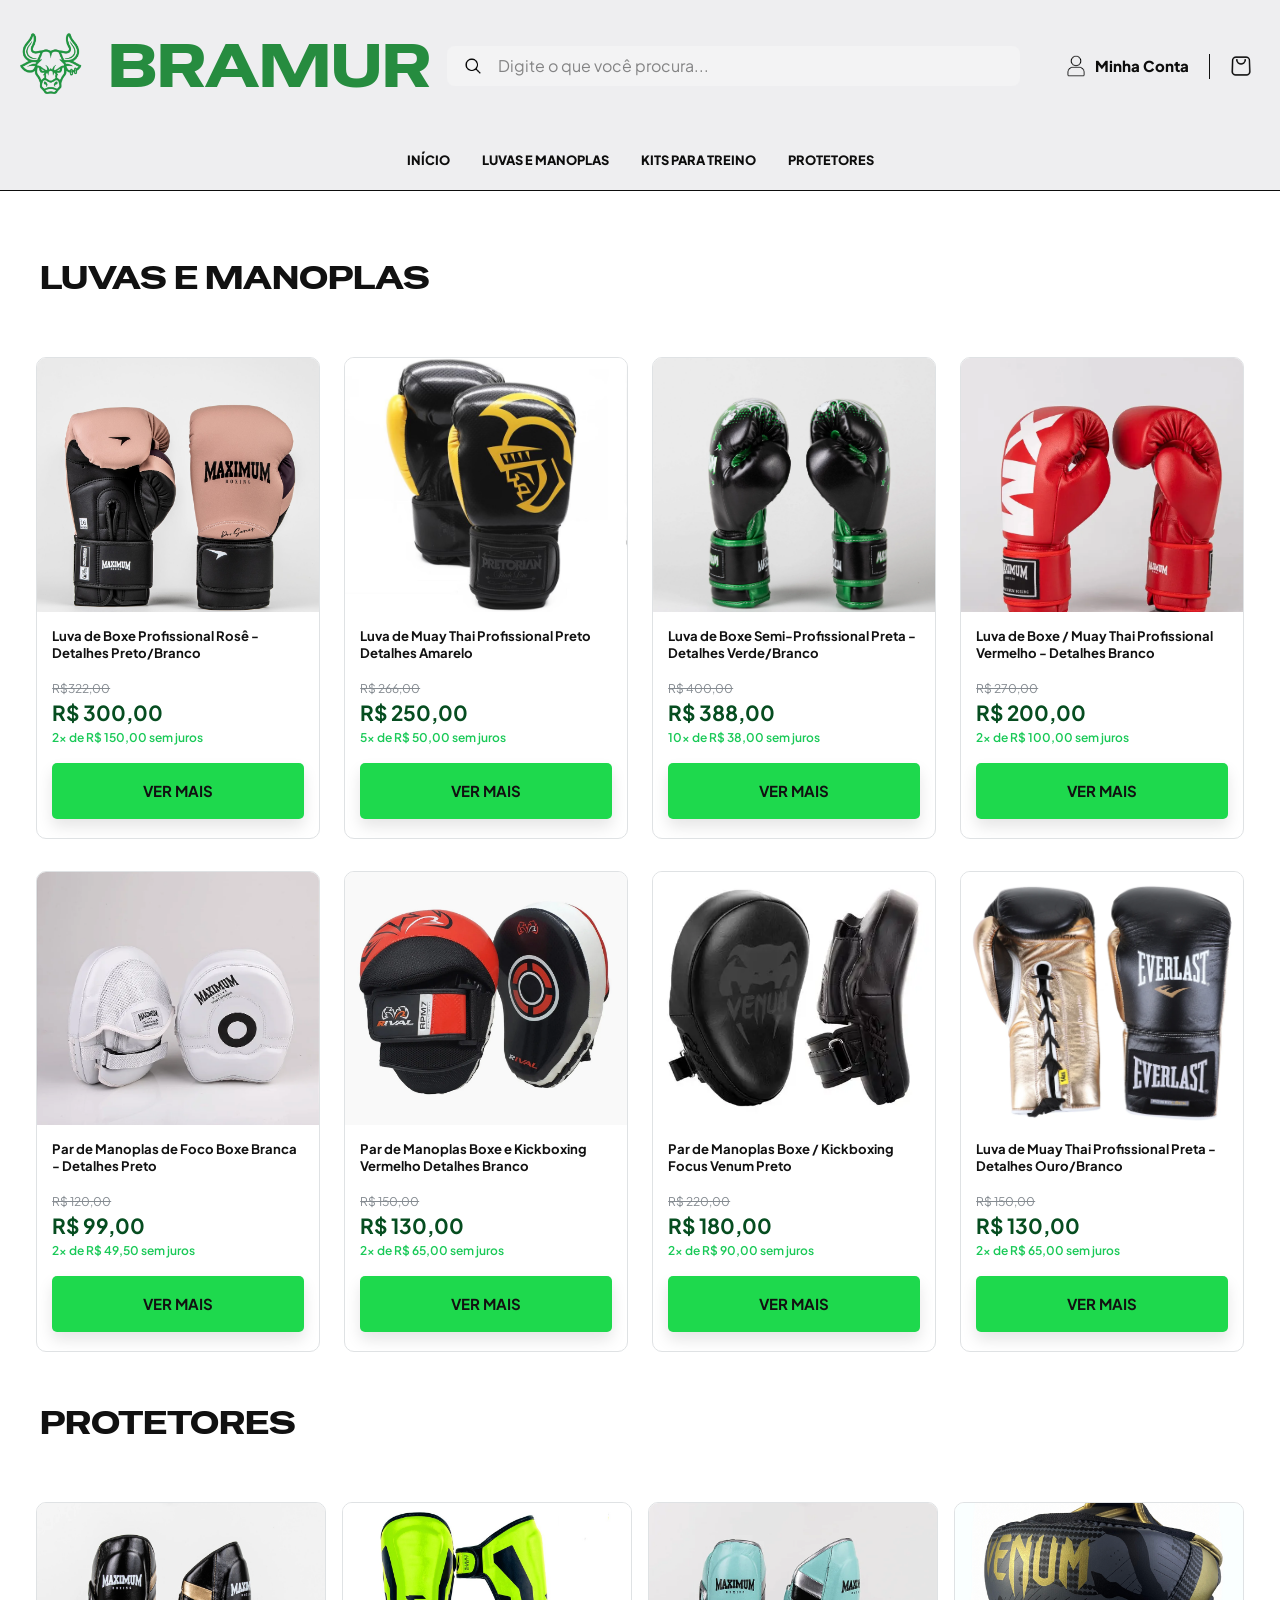
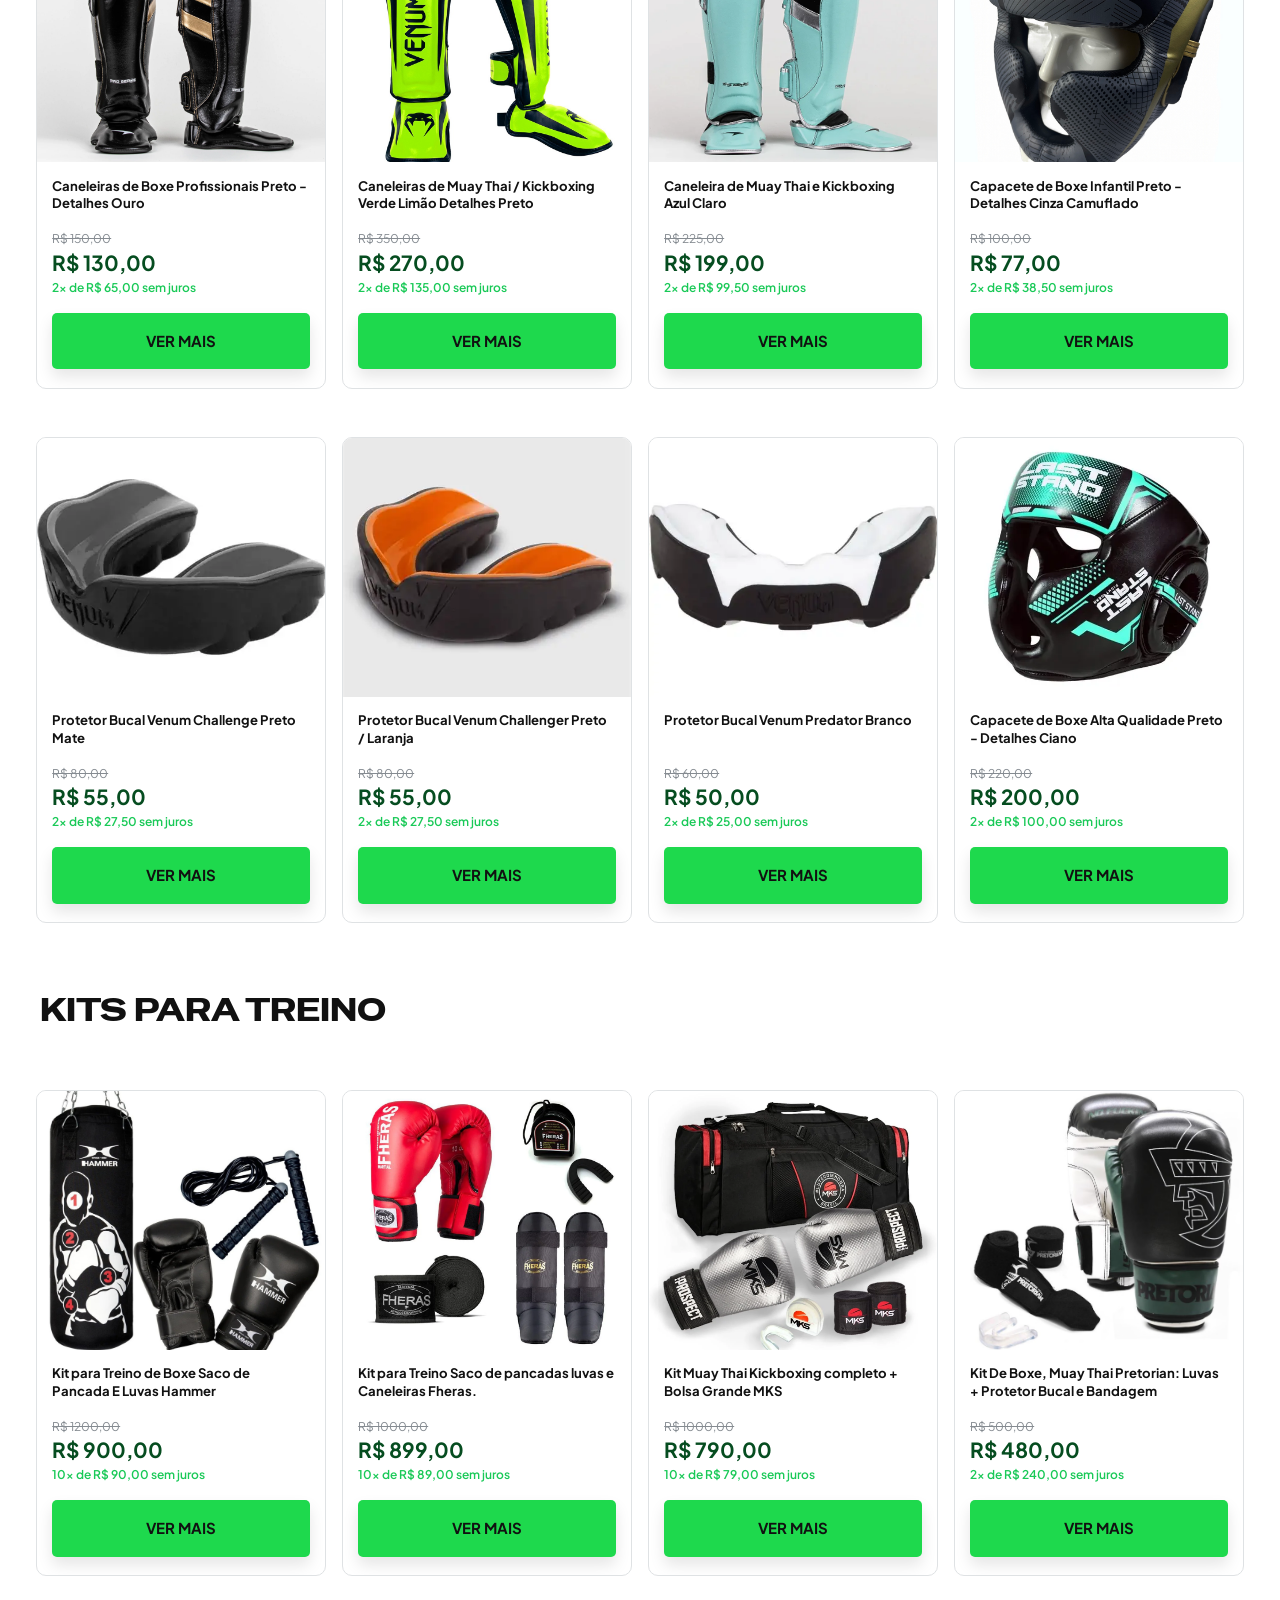
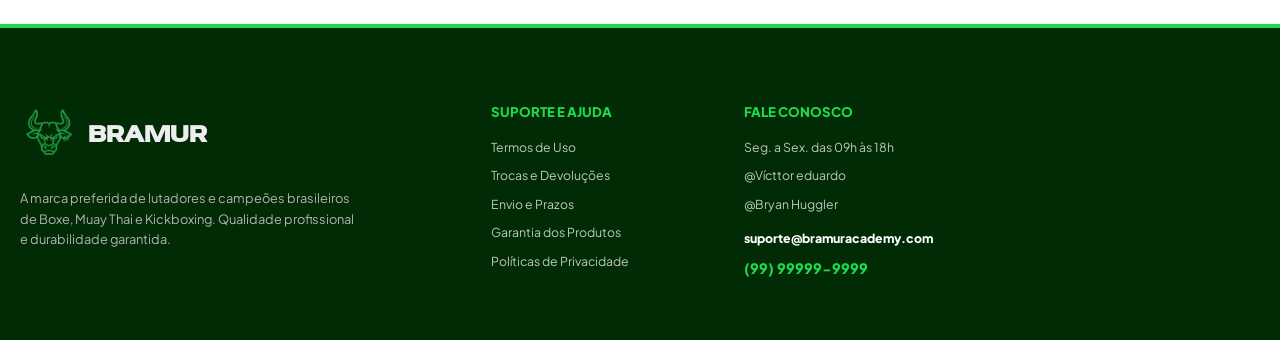
<file: catalogo.html>
<!doctype html>
<html lang="pt-br">

<head>
    <meta charset="utf-8">
    <meta name="viewport" content="width=device-width, initial-scale=1">
    <title>Catálogo</title>
    <link href="https://cdn.jsdelivr.net/npm/bootstrap@5.3.8/dist/css/bootstrap.min.css" rel="stylesheet"
        integrity="sha384-sRIl4kxILFvY47J16cr9ZwB07vP4J8+LH7qKQnuqkuIAvNWLzeN8tE5YBujZqJLB" crossorigin="anonymous">
    <link href="https://fonts.googleapis.com/css2?family=Plus+Jakarta+Sans:wght@400;500;600;700;800&display=swap"
        rel="stylesheet">
    <link rel="preconnect" href="https://fonts.googleapis.com">
    <link
        href="https://fonts.googleapis.com/css2?family=Inter:ital,opsz,wght@0,14..32,100..900;1,14..32,100..900&family=Lilita+One&family=Special+Gothic+Expanded+One&display=swap"
        rel="stylesheet">
    <link rel="stylesheet" href="./css/style.css">
</head>

<body class="catalogo-page">
    <div class="navegacao-site">
        <nav class="navbar navbar-expand-lg nav-bar py-3">
            <div class="container-fluid">
                <a class="navbar-brand" href="./index.html">
                    <img src="./imagens/final.png" alt="Logo" width="80px" class="d-flex align-text-center">
                </a>
                <a class="navbar-brand bramur1" href="./index.html">BRAMUR</a>
                <button class="navbar-toggler" type="button" data-bs-toggle="collapse"
                    data-bs-target="#navbarSupportedContent" aria-controls="navbarSupportedContent"
                    aria-expanded="false" aria-label="Toggle navigation">
                    <span class="navbar-toggler-icon"></span>
                </button>
                <div class="collapse navbar-collapse" id="navbarSupportedContent">
                    <form class="bramur-search" role="search">
                        <div class="pesquisa">
                            <input class="input" type="search" placeholder="Digite o que você procura..." />
                            <img class="icon" src="./imagens/lupa.png" alt="">
                        </div>
                    </form>
                    <div class="nav-act">
                        <a class="nav-action conta-action" href="./login.html">
                            <img class="nav-action-icon" src="./imagens/people.png" alt="">
                            <span>Minha Conta</span>
                        </a>
                        <span class="nav-divider"></span>
                        <a class="nav-action carrinho-action" href="./carrinho.html" aria-label="carrinho">
                            <span class="carrinho-icon">
                                <img class="nav-action-icon" src="./imagens/shopping-bag.png" alt="">
                                <span class="carrinho"></span>
                            </span>
                        </a>
                    </div>
                </div>
            </div>
        </nav>
        <nav class="categorias-nav">
            <div class="categorias-nav-container">
                <ul class="categorias-menu">
                    <li><a class="categorias-links active" href="./index.html">INÍCIO</a></li>
                    <li><a class="categorias-links" href="./catalogo.html#luvas-e-manoplas">LUVAS E MANOPLAS</a></li>
                    <li><a class="categorias-links" href="./catalogo.html#kits-para-treino">KITS PARA TREINO</a>
                    </li>
                    <li><a class="categorias-links" href="./catalogo.html#acessorios-de-combate">PROTETORES</a></li>
                </ul>
            </div>
        </nav>
    </div>


    <section class="produtos">
        <div class="container-fluid d-flex">
            <div class="row d-flex py-4">
                <div class="col-12">
                    <div class="row titulo1">
                        <div class="titulo1-conteudo">
                            <h1 class="fs-2" id="luvas-e-manoplas">LUVAS E MANOPLAS</h1>
                        </div>
                    </div>

                    <div class="container-fluid py-4 d-flex gap-4">
                        <div class="produto-card">
                            <div class="produto-imagem">
                                <img src="./imagens/maximum_-82-q4zzwf3wfu.jpg" alt="Luva de Boxe Premium">
                            </div>
                            <div class="produto-conteudo">
                                <h5 class="produto-titulo fw-bold">
                                    Luva de Boxe Profissional
                                    Rosê - Detalhes Preto/Branco
                                </h5>
                                <div class="preco-antigo">
                                    R$322,00
                                </div>
                                <div class="preco-atual fw-bold">
                                    R$ 300,00
                                </div>
                                <div class="parcelamento">
                                    2x de R$ 150,00 sem juros
                                </div>
                                <button class="btn fw-bold w-100 mt-3">
                                    VER MAIS
                                </button>
                            </div>
                        </div>
                        <div class="produto-card">
                            <div class="produto-imagem">
                                <img src="./imagens/M0P4W133.avif" alt="Luva de Boxe Premium">
                            </div>
                            <div class="produto-conteudo">
                                <h5 class="produto-titulo fw-bold">
                                    Luva de Muay Thai Profissional
                                    Preto Detalhes Amarelo
                                </h5>
                                <div class="preco-antigo">
                                    R$ 266,00
                                </div>
                                <div class="preco-atual fw-bold">
                                    R$ 250,00
                                </div>
                                <div class="parcelamento">
                                    5x de R$ 50,00 sem juros
                                </div>
                                <button class="btn fw-bold w-100 mt-3">
                                    VER MAIS
                                </button>
                            </div>
                        </div>
                        <div class="produto-card">
                            <div class="produto-imagem">
                                <img src="./imagens/luva_boxe1.webp" alt="Luva de Boxe Premium">
                            </div>
                            <div class="produto-conteudo">
                                <h5 class="produto-titulo fw-bold">
                                    Luva de Boxe Semi-Profissional
                                    Preta - Detalhes Verde/Branco
                                </h5>
                                <div class="preco-antigo">
                                    R$ 400,00
                                </div>
                                <div class="preco-atual fw-bold">
                                    R$ 388,00
                                </div>
                                <div class="parcelamento">
                                    10x de R$ 38,00 sem juros
                                </div>
                                <button class="btn fw-bold w-100 mt-3">
                                    VER MAIS
                                </button>
                            </div>
                        </div>
                        <div class="produto-card">
                            <div class="produto-imagem">
                                <img src="./imagens/luva_de_boxe_e_muay_thai_mxm_cor_vermelha_954_1_76aa596cd665144ea24a3a4213d8f9d4.webp"
                                    alt="Luva de Boxe Premium">
                            </div>
                            <div class="produto-conteudo">
                                <h5 class="produto-titulo fw-bold">
                                    Luva de Boxe / Muay Thai Profissional
                                    Vermelho - Detalhes Branco
                                </h5>
                                <div class="preco-antigo">
                                    R$ 270,00
                                </div>
                                <div class="preco-atual fw-bold">
                                    R$ 200,00
                                </div>
                                <div class="parcelamento">
                                    2x de R$ 100,00 sem juros
                                </div>
                                <button class="btn fw-bold w-100 mt-3">
                                    VER MAIS
                                </button>
                            </div>
                        </div>
                    </div>
                    <div class="container-fluid py-2 d-flex gap-4">
                        <div class="produto-card">
                            <div class="produto-imagem">
                                <img src="./imagens/manopla1.webp" alt="Manopla">
                            </div>
                            <div class="produto-conteudo">
                                <h5 class="produto-titulo fw-bold">
                                    Par de Manoplas de Foco Boxe
                                    Branca - Detalhes Preto
                                </h5>
                                <div class="preco-antigo">
                                    R$ 120,00
                                </div>
                                <div class="preco-atual fw-bold">
                                    R$ 99,00
                                </div>
                                <div class="parcelamento">
                                    2x de R$ 49,50 sem juros
                                </div>
                                <button class="btn fw-bold w-100 mt-3">
                                    VER MAIS
                                </button>
                            </div>
                        </div>
                        <div class="produto-card">
                            <div class="produto-imagem">
                                <img src="./imagens/manopla2.webp" alt="Manopla profissional">
                            </div>
                            <div class="produto-conteudo">
                                <h5 class="produto-titulo fw-bold">
                                    Par de Manoplas Boxe e Kickboxing
                                    Vermelho Detalhes Branco
                                </h5>
                                <div class="preco-antigo">
                                    R$ 150,00
                                </div>
                                <div class="preco-atual fw-bold">
                                    R$ 130,00
                                </div>
                                <div class="parcelamento">
                                    2x de R$ 65,00 sem juros
                                </div>
                                <button class="btn fw-bold w-100 mt-3">
                                    VER MAIS
                                </button>
                            </div>
                        </div>
                        <div class="produto-card">
                            <div class="produto-imagem">
                                <img src="./imagens/manopla3.webp" alt="Manoplas Venum">
                            </div>
                            <div class="produto-conteudo">
                                <h5 class="produto-titulo fw-bold">
                                    Par de Manoplas Boxe / Kickboxing Focus Venum
                                    Preto
                                </h5>
                                <div class="preco-antigo">
                                    R$ 220,00
                                </div>
                                <div class="preco-atual fw-bold">
                                    R$ 180,00
                                </div>
                                <div class="parcelamento">
                                    2x de R$ 90,00 sem juros
                                </div>
                                <button class="btn fw-bold w-100 mt-3">
                                    VER MAIS
                                </button>
                            </div>
                        </div>
                        <div class="produto-card">
                            <div class="produto-imagem">
                                <img src="./imagens/AXB-6277-120_zoom1.webp" alt="Luva de Boxe Premium">
                            </div>
                            <div class="produto-conteudo">
                                <h5 class="produto-titulo fw-bold">
                                    Luva de Muay Thai Profissional
                                    Preta - Detalhes Ouro/Branco
                                </h5>
                                <div class="preco-antigo">
                                    R$ 150,00
                                </div>
                                <div class="preco-atual fw-bold">
                                    R$ 130,00
                                </div>
                                <div class="parcelamento">
                                    2x de R$ 65,00 sem juros
                                </div>
                                <button class="btn fw-bold w-100 mt-3">
                                    VER MAIS
                                </button>
                            </div>
                        </div>
                    </div>

                    <div class="row titulo1">
                        <div class="titulo1-conteudo">
                            <h1 class="fs-2" id="acessorios-de-combate">PROTETORES</h1>
                        </div>
                    </div>
                    <div class="container-fluid py-4 d-flex gap-3">
                        <div class="produto-card">
                            <div class="produto-imagem">
                                <img src="./imagens/caneleiras3.webp" alt="Caneleiras">
                            </div>
                            <div class="produto-conteudo">
                                <h5 class="produto-titulo fw-bold">
                                    Caneleiras de Boxe Profissionais
                                    Preto - Detalhes Ouro
                                </h5>
                                <div class="preco-antigo">
                                    R$ 150,00
                                </div>
                                <div class="preco-atual fw-bold">
                                    R$ 130,00
                                </div>
                                <div class="parcelamento">
                                    2x de R$ 65,00 sem juros
                                </div>
                                <button class="btn fw-bold w-100 mt-3">
                                    VER MAIS
                                </button>
                            </div>
                        </div>
                        <div class="produto-card">
                            <div class="produto-imagem">
                                <img src="./imagens/caneleiras4.jpg" alt="Caneleiras">
                            </div>
                            <div class="produto-conteudo">
                                <h5 class="produto-titulo fw-bold">
                                    Caneleiras de Muay Thai / Kickboxing
                                    Verde Limão Detalhes Preto
                                </h5>
                                <div class="preco-antigo">
                                    R$ 350,00
                                </div>
                                <div class="preco-atual fw-bold">
                                    R$ 270,00
                                </div>
                                <div class="parcelamento">
                                    2x de R$ 135,00 sem juros
                                </div>
                                <button class="btn fw-bold w-100 mt-3">
                                    VER MAIS
                                </button>
                            </div>
                        </div>
                        <div class="produto-card">
                            <div class="produto-imagem">
                                <img src="./imagens/caneleiras5.webp" alt="Capacete">
                            </div>
                            <div class="produto-conteudo">
                                <h5 class="produto-titulo fw-bold">
                                    Caneleira de Muay Thai e Kickboxing
                                    Azul Claro
                                </h5>
                                <div class="preco-antigo">
                                    R$ 225,00
                                </div>
                                <div class="preco-atual fw-bold">
                                    R$ 199,00
                                </div>
                                <div class="parcelamento">
                                    2x de R$ 99,50 sem juros
                                </div>
                                <button class="btn fw-bold w-100 mt-3">
                                    VER MAIS
                                </button>
                            </div>
                        </div>
                        <div class="produto-card">
                            <div class="produto-imagem">
                                <img src="./imagens/capacete2.jpg" alt="Capacete">
                            </div>
                            <div class="produto-conteudo">
                                <h5 class="produto-titulo fw-bold">
                                    Capacete de Boxe Infantil
                                    Preto - Detalhes Cinza Camuflado
                                </h5>
                                <div class="preco-antigo">
                                    R$ 100,00
                                </div>
                                <div class="preco-atual fw-bold">
                                    R$ 77,00
                                </div>
                                <div class="parcelamento">
                                    2x de R$ 38,50 sem juros
                                </div>
                                <button class="btn fw-bold w-100 mt-3">
                                    VER MAIS
                                </button>
                            </div>
                        </div>
                    </div>

                    <div class="container-fluid py-4 d-flex gap-3">
                        <div class="produto-card">
                            <div class="produto-imagem">
                                <img src="./imagens/bucal1.webp" alt="Protetor bucal">
                            </div>
                            <div class="produto-conteudo">
                                <h5 class="produto-titulo fw-bold">
                                    Protetor Bucal Venum Challenge
                                    Preto Mate
                                </h5>
                                <div class="preco-antigo">
                                    R$ 80,00
                                </div>
                                <div class="preco-atual fw-bold">
                                    R$ 55,00
                                </div>
                                <div class="parcelamento">
                                    2x de R$ 27,50 sem juros
                                </div>
                                <button class="btn fw-bold w-100 mt-3">
                                    VER MAIS
                                </button>
                            </div>
                        </div>
                        <div class="produto-card">
                            <div class="produto-imagem">
                                <img src="./imagens/bucal2.webp" alt="Caneleiras">
                            </div>
                            <div class="produto-conteudo">
                                <h5 class="produto-titulo fw-bold">
                                    Protetor Bucal Venum Challenger
                                    Preto / Laranja
                                </h5>
                                <div class="preco-antigo">
                                    R$ 80,00
                                </div>
                                <div class="preco-atual fw-bold">
                                    R$ 55,00
                                </div>
                                <div class="parcelamento">
                                    2x de R$ 27,50 sem juros
                                </div>
                                <button class="btn fw-bold w-100 mt-3">
                                    VER MAIS
                                </button>
                            </div>
                        </div>
                        <div class="produto-card">
                            <div class="produto-imagem">
                                <img src="./imagens/bucal3.webp" alt="Capacete">
                            </div>
                            <div class="produto-conteudo">
                                <h5 class="produto-titulo fw-bold">
                                    Protetor Bucal Venum Predator
                                    Branco
                                </h5>
                                <div class="preco-antigo">
                                    R$ 60,00
                                </div>
                                <div class="preco-atual fw-bold">
                                    R$ 50,00
                                </div>
                                <div class="parcelamento">
                                    2x de R$ 25,00 sem juros
                                </div>
                                <button class="btn fw-bold w-100 mt-3">
                                    VER MAIS
                                </button>
                            </div>
                        </div>
                        <div class="produto-card">
                            <div class="produto-imagem">
                                <img src="./imagens/capacete3.webp" alt="Capacete">
                            </div>
                            <div class="produto-conteudo">
                                <h5 class="produto-titulo fw-bold">
                                    Capacete de Boxe Alta Qualidade
                                    Preto - Detalhes Ciano
                                </h5>
                                <div class="preco-antigo">
                                    R$ 220,00
                                </div>
                                <div class="preco-atual fw-bold">
                                    R$ 200,00
                                </div>
                                <div class="parcelamento">
                                    2x de R$ 100,00 sem juros
                                </div>
                                <button class="btn fw-bold w-100 mt-3">
                                    VER MAIS
                                </button>
                            </div>
                        </div>
                    </div>
                    <div class="row titulo1">
                        <div class="titulo1-conteudo">
                            <h1 class="fs-2" id="kits-para-treino">KITS PARA TREINO</h1>
                        </div>
                    </div>
                    <div class="container-fluid py-4 d-flex gap-3">
                        <div class="produto-card">
                            <div class="produto-imagem">
                                <img src="./imagens/kitboxe1.jpg" alt=" Kit de treino">
                            </div>
                            <div class="produto-conteudo">
                                <h5 class="produto-titulo fw-bold">
                                    Kit para Treino de Boxe
                                    Saco de Pancada E Luvas Hammer
                                </h5>
                                <div class="preco-antigo">
                                    R$ 1200,00
                                </div>
                                <div class="preco-atual fw-bold">
                                    R$ 900,00
                                </div>
                                <div class="parcelamento">
                                    10x de R$ 90,00 sem juros
                                </div>
                                <button class="btn fw-bold w-100 mt-3">
                                    VER MAIS
                                </button>
                            </div>
                        </div>
                        <div class="produto-card">
                            <div class="produto-imagem">
                                <img src="./imagens/kitboxe2.webp" alt="Kit Boxe">
                            </div>
                            <div class="produto-conteudo">
                                <h5 class="produto-titulo fw-bold">
                                    Kit para Treino
                                    Saco de pancadas luvas e Caneleiras Fheras.
                                </h5>
                                <div class="preco-antigo">
                                    R$ 1000,00
                                </div>
                                <div class="preco-atual fw-bold">
                                    R$ 899,00
                                </div>
                                <div class="parcelamento">
                                    10x de R$ 89,00 sem juros
                                </div>
                                <button class="btn fw-bold w-100 mt-3">
                                    VER MAIS
                                </button>
                            </div>
                        </div>
                        <div class="produto-card">
                            <div class="produto-imagem">
                                <img src="./imagens/kitboxe3.webp" alt="Kit Para treino">
                            </div>
                            <div class="produto-conteudo">
                                <h5 class="produto-titulo fw-bold">
                                    Kit Muay Thai Kickboxing completo
                                    + Bolsa Grande MKS
                                </h5>
                                <div class="preco-antigo">
                                    R$ 1000,00
                                </div>
                                <div class="preco-atual fw-bold">
                                    R$ 790,00
                                </div>
                                <div class="parcelamento">
                                    10x de R$ 79,00 sem juros
                                </div>
                                <button class="btn fw-bold w-100 mt-3">
                                    VER MAIS
                                </button>
                            </div>
                        </div>
                        <div class="produto-card">
                            <div class="produto-imagem">
                                <img src="./imagens/kitboxe4.avif" alt="Kit">
                            </div>
                            <div class="produto-conteudo">
                                <h5 class="produto-titulo fw-bold">
                                    Kit De Boxe, Muay Thai Pretorian:
                                    Luvas + Protetor Bucal e Bandagem
                                </h5>
                                <div class="preco-antigo">
                                    R$ 500,00
                                </div>
                                <div class="preco-atual fw-bold">
                                    R$ 480,00
                                </div>
                                <div class="parcelamento">
                                    2x de R$ 240,00 sem juros
                                </div>
                                <button class="btn fw-bold w-100 mt-3">
                                    VER MAIS
                                </button>
                            </div>
                        </div>
                    </div>
                </div>
            </div>
        </div>
    </section>

    <footer class="site-footer">
        <div class="site-footer-inner">
            <div class="footer-brand">
                <a class="footer-logo" href="./index.html" aria-label="Bramur - página inicial">
                    <div class="footer-logo-mark">
                        <img src="./imagens/final.png" alt="Logo" width="60px">
                    </div>
                    <span>BRAMUR</span>
                </a>
                <p class="footer-description">
                    A marca preferida de lutadores e campeões brasileiros<br>
                    de Boxe, Muay Thai e Kickboxing. Qualidade profissional<br>
                    e durabilidade garantida.
                </p>
            </div>

            <nav class="footer-column" aria-label="Suporte e ajuda">
                <h2>SUPORTE E AJUDA</h2>
                <p>Termos de Uso</p>
                <p>Trocas e Devoluções</p>
                <p>Envio e Prazos</p>
                <p>Garantia dos Produtos</p>
                <p>Políticas de Privacidade</p>
            </nav>

            <div class="footer-column footer-contact">
                <h2>FALE CONOSCO</h2>
                <p>Seg. a Sex. das 09h às 18h</p>
                <p>@Vícttor eduardo</p>
                <p>@Bryan Huggler</p>
                <a class="footer-email" href="mailto:suporte@bramuracademy.com">suporte@bramuracademy.com</a>
                <a class="footer-phone" href="tel:+9999999999999">(99) 99999-9999</a>
            </div>
        </div>
    </footer>

    <script src="https://cdn.jsdelivr.net/npm/bootstrap@5.3.8/dist/js/bootstrap.bundle.min.js"
        integrity="sha384-FKyoEForCGlyvwx9Hj09JcYn3nv7wiPVlz7YYwJrWVcXK/BmnVDxM+D2scQbITxI" crossorigin="anonymous">
        </script>
    <script src="./js/app.js"></script>
</body>

</html>
</file>
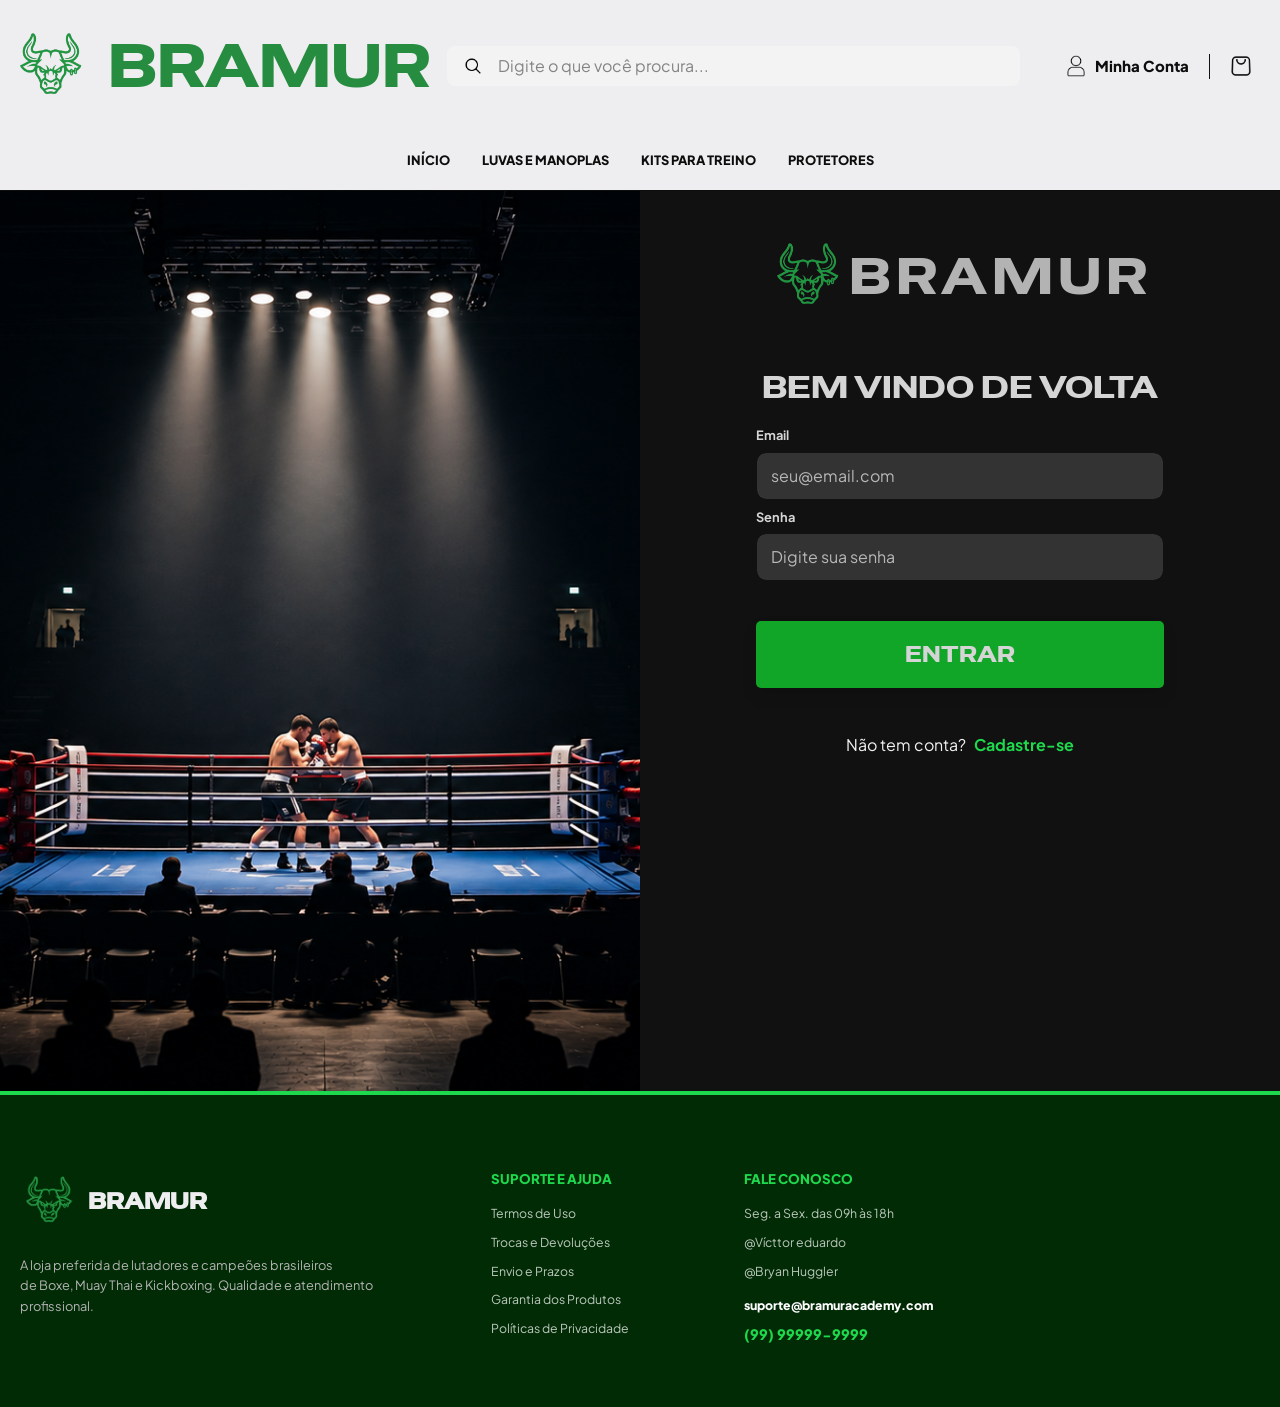
<file: checkout.html>
<!DOCTYPE html>
<html lang="pt-br">

<head>
    <meta charset="UTF-8">
    <meta name="viewport" content="width=device-width, initial-scale=1.0">
    <title>BRAMUR - Confirmar Compra</title>
    <link href="https://cdn.jsdelivr.net/npm/bootstrap@5.3.8/dist/css/bootstrap.min.css" rel="stylesheet">
    <link
        href="https://fonts.googleapis.com/css2?family=Plus+Jakarta+Sans:wght@400;500;600;700;800&family=Special+Gothic+Expanded+One&display=swap"
        rel="stylesheet">
    <link rel="stylesheet" href="./css/style.css">
</head>

<body>

    <!-- Navbar -->
    <div class="navegacao-site">
        <nav class="navbar py-3 navbar-expand-lg nav-bar">
            <div class="container-fluid">
                <a class="navbar-brand" href="./index.html">
                    <img src="./imagens/final.png" alt="Logo" width="80px" class="d-flex align-text-center">
                </a>
                <a class="navbar-brand bramur1" href="./index.html">BRAMUR</a>
                <button class="navbar-toggler" type="button" data-bs-toggle="collapse"
                    data-bs-target="#navbarSupportedContent" aria-controls="navbarSupportedContent"
                    aria-expanded="false" aria-label="Toggle navigation">
                    <span class="navbar-toggler-icon"></span>
                </button>
                <div class="collapse navbar-collapse" id="navbarSupportedContent">
                    <form class="bramur-search" role="search">
                        <div class="pesquisa">
                            <input class="input" type="search" placeholder="Digite o que você procura..." />
                            <img class="icon" src="./imagens/lupa.png" alt="">
                        </div>
                    </form>
                    <div class="nav-act">
                        <a class="nav-action conta-action" href="./login.html">
                            <img class="nav-action-icon" src="./imagens/people.png" alt="">
                            <span>Minha Conta</span>
                        </a>
                        <span class="nav-divider"></span>
                        <a class="nav-action carrinho-action" href="./carrinho.html" aria-label="carrinho">
                            <span class="carrinho-icon">
                                <img class="nav-action-icon" src="./imagens/shopping-bag.png" alt="">
                                <span class="carrinho"></span>
                            </span>
                        </a>
                    </div>
                </div>
            </div>
        </nav>

        <!-- Navbar 2 -->
        <nav class="categorias-nav">
            <div class="categorias-nav-container">
                <ul class="categorias-menu">
                    <li><a class="categorias-links active" href="./index.html">INÍCIO</a></li>
                    <li><a class="categorias-links" href="./catalogo.html#luvas-e-manoplas">LUVAS E MANOPLAS</a></li>
                    <li><a class="categorias-links" href="./catalogo.html#kits-para-treino">KITS PARA TREINO</a>
                    </li>
                    <li><a class="categorias-links" href="./catalogo.html#acessorios-de-combate">PROTETORES</a></li>
                </ul>
            </div>
        </nav>
    </div>

    <!-- Tela Principal -->
    <main class="checkout-page">
        <div class="checkout-container">
            <div class="checkout-titulo">
                <span></span>
                <h1>CONFIRMAR COMPRA</h1>
                <span></span>
            </div>

            <div id="checkout-mensagem" class="alert d-none" role="alert"></div>

            <section class="checkout-layout">
                <form id="form-checkout" class="checkout-form">
                    <h2>Dados para confirmação</h2>

                    <div class="row g-3">
                        <div class="col-md-6">
                            <label for="checkout-nome" class="form-label">Nome completo</label>
                            <input id="checkout-nome" class="form-control input-login" type="text" required>
                        </div>
                        <div class="col-md-6">
                            <label for="checkout-email" class="form-label">Email</label>
                            <input id="checkout-email" class="form-control input-login" type="email" required>
                        </div>
                        <div class="col-md-6">
                            <label for="checkout-cpf" class="form-label">CPF</label>
                            <input id="checkout-cpf" class="form-control input-login" type="text"
                                placeholder="000.000.000-00" required>
                        </div>
                        <div class="col-md-6">
                            <label for="checkout-telefone" class="form-label">Telefone</label>
                            <input id="checkout-telefone" class="form-control input-login" type="text"
                                placeholder="(00) 00000-0000" required>
                        </div>
                        <div class="col-12">
                            <label for="checkout-endereco" class="form-label">Endereço de entrega</label>
                            <input id="checkout-endereco" class="form-control input-login" type="text"
                                placeholder="Rua, número, bairro, cidade e estado" required>
                        </div>
                        <div class="col-md-6">
                            <label for="checkout-pagamento" class="form-label">Forma de pagamento</label>
                            <select id="checkout-pagamento" class="form-select input-login" required>
                                <option value="">Selecione</option>
                                <option>Pix</option>
                                <option>Cartão de crédito</option>
                                <option>Cartão de débito</option>
                                <option>Boleto</option>
                            </select>
                        </div>
                        <div class="col-md-6">
                            <label for="checkout-observacao" class="form-label">Observação (opcional)</label>
                            <input id="checkout-observacao" class="form-control input-login" type="text"
                                placeholder="Alguma observação para a entrega?">
                        </div>
                    </div>

                    <button type="submit" class="btn button-login mt-4">FINALIZAR COMPRA</button>
                </form>

                <aside class="checkout-resumo">
                    <h2>RESUMO DO PEDIDO</h2>
                    <div id="checkout-itens"></div>
                    <div class="linha-total">
                        <span>TOTAL</span>
                        <strong id="checkout-total">R$ 0,00</strong>
                    </div>
                </aside>
            </section>
        </div>
    </main>

    <!-- Footer -->
    <footer class="site-footer">
        <div class="site-footer-inner">
            <div class="footer-brand">
                <a class="footer-logo" href="./index.html" aria-label="Bramur - página inicial">
                    <div class="footer-logo-mark">
                        <img src="./imagens/final.png" alt="Logo" width="60px">
                    </div>
                    <span>BRAMUR</span>
                </a>
                <p class="footer-description">
                    A loja preferida de lutadores e campeões brasileiros<br>
                    de Boxe, Muay Thai e Kickboxing. Qualidade e atendimento profissional.
                </p>
            </div>

            <nav class="footer-column" aria-label="Suporte e ajuda">
                <h2>SUPORTE E AJUDA</h2>
                <p>Termos de Uso</p>
                <p>Trocas e Devoluções</p>
                <p>Envio e Prazos</p>
                <p>Garantia dos Produtos</p>
                <p>Políticas de Privacidade</p>
            </nav>

            <div class="footer-column footer-contact">
                <h2>FALE CONOSCO</h2>
                <p>Seg. a Sex. das 09h às 18h</p>
                <p>@Vícttor eduardo</p>
                <p>@Bryan Huggler</p>
                <a class="footer-email" href="mailto:suporte@bramuracademy.com">suporte@bramuracademy.com</a>
                <a class="footer-phone" href="tel:+9999999999999">(99) 99999-9999</a>
            </div>
        </div>
    </footer>

    <script src="./js/app.js"></script>
</body>

</html>
</file>
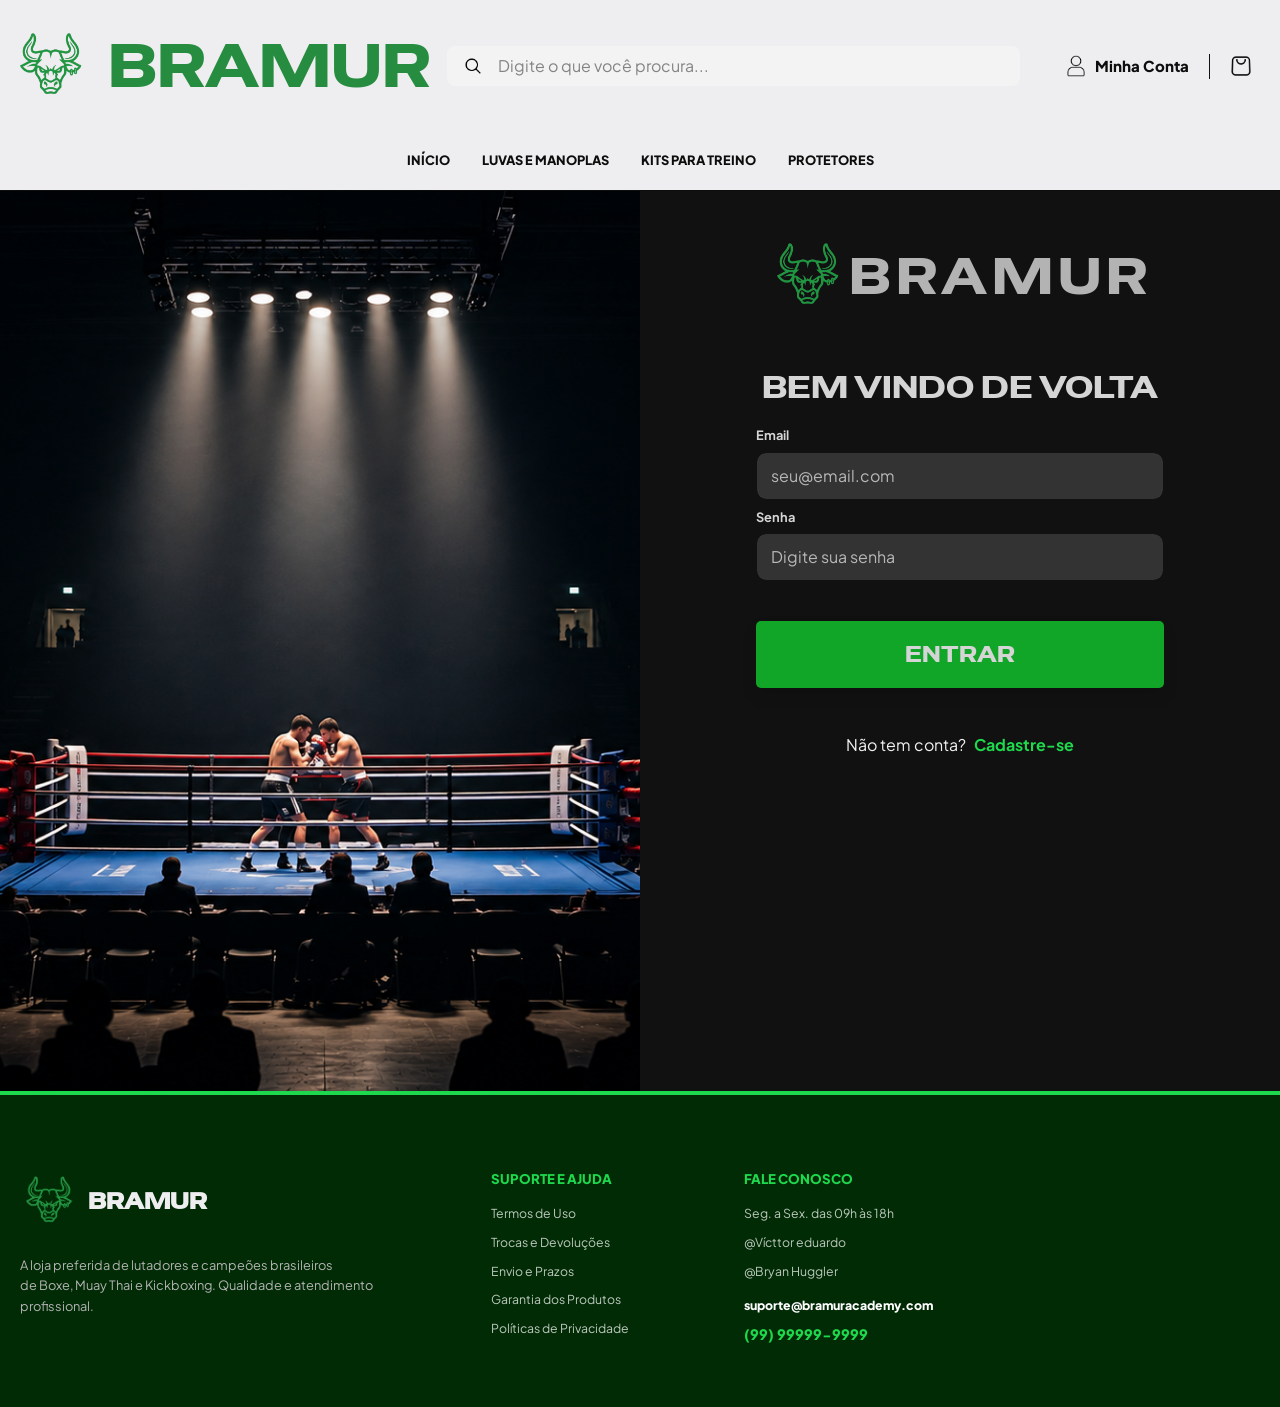
<file: login.html>
<!doctype html>
<html lang="pt-br">

<head>
  <meta charset="utf-8">
  <meta name="viewport" content="width=device-width, initial-scale=1">
  <title>login</title>
  <link href="https://cdn.jsdelivr.net/npm/bootstrap@5.3.8/dist/css/bootstrap.min.css" rel="stylesheet"
    integrity="sha384-sRIl4kxILFvY47J16cr9ZwB07vP4J8+LH7qKQnuqkuIAvNWLzeN8tE5YBujZqJLB" crossorigin="anonymous">
  <link href="https://fonts.googleapis.com/css2?family=Plus+Jakarta+Sans:wght@400;500;600;700;800&display=swap"
    rel="stylesheet">
  <link rel="preconnect" href="https://fonts.googleapis.com">
  <link
    href="https://fonts.googleapis.com/css2?family=Inter:ital,opsz,wght@0,14..32,100..900;1,14..32,100..900&family=Lilita+One&family=Special+Gothic+Expanded+One&display=swap"
    rel="stylesheet">
  <link rel="stylesheet" href="./css/style.css">
</head>

<body class="auth-page">
  <!-- Navbar -->
  <div class="navegacao-site">
    <nav class="navbar py-3 navbar-expand-lg nav-bar">
      <div class="container-fluid">
        <a class="navbar-brand" href="./index.html">
          <img src="./imagens/final.png" alt="Logo" width="80px" class="d-flex align-text-center">
        </a>
        <a class="navbar-brand bramur1" href="./index.html">BRAMUR</a>
        <button class="navbar-toggler" type="button" data-bs-toggle="collapse" data-bs-target="#navbarSupportedContent"
          aria-controls="navbarSupportedContent" aria-expanded="false" aria-label="Toggle navigation">
          <span class="navbar-toggler-icon"></span>
        </button>
        <div class="collapse navbar-collapse" id="navbarSupportedContent">
          <form class="bramur-search" role="search">
            <div class="pesquisa">
              <input class="input" type="search" placeholder="Digite o que você procura..." />
              <img class="icon" src="./imagens/lupa.png" alt="">
            </div>
          </form>
          <div class="nav-act">
            <a class="nav-action conta-action" href="./login.html">
              <img class="nav-action-icon" src="./imagens/people.png" alt="">
              <span>Minha Conta</span>
            </a>
            <span class="nav-divider"></span>
            <a class="nav-action carrinho-action" href="./carrinho.html" aria-label="carrinho">
              <span class="carrinho-icon">
                <img class="nav-action-icon" src="./imagens/shopping-bag.png" alt="">
                <span class="carrinho"></span>
              </span>
            </a>
          </div>
        </div>
      </div>
    </nav>

    <!-- Navbar 2 -->
    <nav class="categorias-nav">
      <div class="categorias-nav-container">
        <ul class="categorias-menu">
          <li><a class="categorias-links active" href="./index.html">INÍCIO</a></li>
          <li><a class="categorias-links" href="./catalogo.html#luvas-e-manoplas">LUVAS E MANOPLAS</a></li>
          <li><a class="categorias-links" href="./catalogo.html#kits-para-treino">KITS PARA TREINO</a></li>
          <li><a class="categorias-links" href="./catalogo.html#acessorios-de-combate">PROTETORES</a></li>
        </ul>
      </div>
    </nav>
  </div>

  <div class="row g-0 layout">

    <div class="col-12 col-lg-6 image1">
      <img src="./imagens/ringue.png" class="w-100 h-100" alt="Ringue de boxe">
    </div>

    <div class="col-12 col-lg-6 back-login login">

      <!-- LOGO + NOME -->
      <div class="d-flex justify-content-center align-items-center mb-5">
        <a href="./index.html">
          <img src="imagens/final.png" alt="Logo" width="80">
        </a>
        <a href="./index.html" class="navbar-brand bramur">
          BRAMUR
        </a>
      </div>

      <p class="text-login text-center w-75 mx-auto">BEM VINDO DE VOLTA</p>

      <!-- FORMULÁRIO -->
      <form id="form-login" class="w-75 mx-auto">
        <div class="mb-2">
          <label class="form-label">Email</label>
          <input id="login-email" type="email" class="form-control input-login" placeholder="seu@email.com" required>
        </div>

        <div class="mb-3">
          <label class="form-label itens-login">Senha</label>
          <input id="login-senha" type="password" class="form-control input-login" placeholder="Digite sua senha"
            required>
        </div>

        <button type="submit" class="btn button-login mt-4">
          ENTRAR
        </button>
      </form>
      <div id="mensagem-auth" class="alert d-none w-75 mx-auto" role="alert"></div>
      <div class="cadastro">
        <span>Não tem conta?</span>
        <a href="./cadastro.html">Cadastre-se</a>
      </div>
    </div>
  </div>

  <!-- Footer -->
  <footer class="site-footer">
    <div class="site-footer-inner">
      <div class="footer-brand">
        <a class="footer-logo" href="./index.html" aria-label="Bramur - página inicial">
          <div class="footer-logo-mark">
            <img src="./imagens/final.png" alt="Logo" width="60px">
          </div>
          <span>BRAMUR</span>
        </a>
        <p class="footer-description">
          A loja preferida de lutadores e campeões brasileiros<br>
          de Boxe, Muay Thai e Kickboxing. Qualidade e atendimento profissional.
        </p>
      </div>

      <nav class="footer-column" aria-label="Suporte e ajuda">
        <h2>SUPORTE E AJUDA</h2>
        <p>Termos de Uso</p>
        <p>Trocas e Devoluções</p>
        <p>Envio e Prazos</p>
        <p>Garantia dos Produtos</p>
        <p>Políticas de Privacidade</p>
      </nav>

      <div class="footer-column footer-contact">
        <h2>FALE CONOSCO</h2>
        <p>Seg. a Sex. das 09h às 18h</p>
        <p>@Vícttor eduardo</p>
        <p>@Bryan Huggler</p>
        <a class="footer-email" href="mailto:suporte@bramuracademy.com">suporte@bramuracademy.com</a>
        <a class="footer-phone" href="tel:+9999999999999">(99) 99999-9999</a>
      </div>
    </div>
  </footer>

  <script src="https://cdn.jsdelivr.net/npm/bootstrap@5.3.8/dist/js/bootstrap.bundle.min.js"
    integrity="sha384-FKyoEForCGlyvwx9Hj09JcYn3nv7wiPVlz7YYwJrWVcXK/BmnVDxM+D2scQbITxI" crossorigin="anonymous">
    </script>
  <script src="./js/app.js"></script>
</body>

</html>
</file>
<file: css/style.css>
:root {
  --promo-height: 0px;
  --site-header-height: 0px;
  --primary-color: #1ed94d;
  --secondary-color: #268c3f;
  --tertiary-color: #12a628;
  --quaternary-color: #0c4014;
  --quintenary-color: rgb(32, 32, 32);
  --sextenary-color: rgb(51, 51, 51);
  --dark-color: #111111;
  --white-color: #d5d5d5;
  --light-color: #b3b3b3;
  --light-gray-color: #eeeef0;
}

html {
  scroll-behavior: smooth;
}

body {
  background: var(--dark-color);
  font-family: "Plus Jakarta Sans";
}

.catalogo-page {
  padding-top: 0;
}

.auth-page {
  min-height: 98vh;
  overflow-y: auto;
}

.layout {
  height: 100vh;
  min-height: 560px;
}

.image1 {
  height: 100%;
  min-height: 0;
}

.image1 img {
  display: block;
  object-fit: cover;
}

.bramur1 {
  color: var(--secondary-color);
  font-family: "Special Gothic Expanded One";
  font-size: 60px;
}

.nav-bar {
  background-color: var(--light-gray-color);
}

.navegacao-site {
  position: sticky;
  top: 0;
  z-index: 1020;
  background-color: var(--light-gray-color);
}

.nav-act {
  display: flex;
  align-items: center;
  gap: 1.25rem;
  margin-left: auto;
  padding-right: 1rem;
  color: #0d0d0d;
  font-size: 15px;
  font-weight: 800;
  flex: 0 0 auto;
}

.nav-action,
.nav-action:visited {
  display: inline-flex;
  align-items: center;
  gap: 0.5rem;
  color: #0d0d0d;
  text-decoration: none;
  white-space: nowrap;
}

.nav-action:hover,
.nav-action:focus {
  color: var(--secondary-color);
  text-decoration: none;
}

.nav-action-icon {
  display: block;
  width: 22px;
  height: 22px;
  object-fit: contain;
}

.favorite-icon {
  color: #0d0d0d;
  font-family: "Plus Jakarta Sans", sans-serif;
  font-size: 2rem;
  font-weight: 400;
  line-height: 2;
}

.nav-divider {
  width: 1px;
  height: 25px;
  background-color: var(--dark-color);
}

.carrinho {
  min-width: 20px;
  height: 18px;
  padding: 0 6px;
  background-color: var(--primary-color);
  font-size: 0.68rem;
  font-weight: 800;
  line-height: 1;
}

.carrinho:empty {
  display: none;
}

.categorias-nav {
  min-height: 58px;
  background-color: var(--light-gray-color);
  border-bottom: 1px solid #0d0d0d;
}

.categorias-nav-container {
  width: min(1100px, calc(100% - 2rem));
  min-height: 58px;
  margin: 0 auto;
  overflow-x: auto;
  scrollbar-width: none;
}

.categorias-nav-container::-webkit-scrollbar {
  display: none;
}

.categorias-menu {
  display: flex;
  align-items: center;
  justify-content: center;
  gap: 2rem;
  width: max-content;
  min-width: 100%;
  min-height: 58px;
  margin: 0;
  padding: 0;
  list-style: none;
  white-space: nowrap;
}

.categorias-links {
  position: relative;
  display: inline-flex;
  align-items: center;
  min-height: 58px;
  color: #0d0d0d;
  font-size: 0.8rem;
  font-weight: 800;
  text-decoration: none;
}

.categorias-links:hover {
  color: var(--secondary-color);
}

.categorias-links.active::after {
  position: absolute;
  left: 0;
  bottom: 22px;
  width: 18px;
  height: 3px;
  background-color: var(--primary-color);
  border-radius: 400px;
}

.bramur-search {
  position: absolute;
  top: 50%;
  left: 50%;
  width: 400px;
  min-width: 0;
  max-width: 400px;
  margin: 0;
  transform: translate(-50%, -50%);
  z-index: 1;
}

.pesquisa {
  position: relative;
  width: 100%;
  min-width: 0;
}

.input {
  box-sizing: border-box;
  width: 100%;
  height: 40px;
  line-height: 40px;
  padding: 0 1rem 0 50px;
  border: 1px solid transparent;
  border-radius: 8px;
  outline: none;
  background-color: #f3f3f4;
  color: #0d0c22;
  transition: 0.5s ease;
}

.input::placeholder {
  color: #00000075;
}

.input:focus,
input:hover {
  outline: none;
  box-shadow: 0 0 0 2px #268c3f;
  background-color: #fff;
}

.icon {
  position: absolute;
  left: 1rem;
  top: 50%;
  width: 20px;
  height: 20px;
  transform: translateY(-50%);
  pointer-events: none;
}

.hero-bramur {
  background: var(--dark-color);
  color: var(--white-color);
}

.inicial {
  width: min(100%, 620px);
  padding: clamp(3.5rem, 5vw, 5rem) clamp(2.25rem, 2vw, 2rem)
    clamp(2.5rem, 5vw, 5rem) clamp(2.5rem, 5vw, 5rem);
}

.hero-tag {
  max-width: 100%;
  padding: 0.5rem 1rem;
  border: 1px solid var(--secondary-color);
  background: transparent;
  color: var(--primary-color);
  font-size: clamp(11px, 3.2vw, 15px);
  font-weight: 800;
  line-height: 1.3;
  white-space: normal;
}

.hero-title {
  margin: 2rem 0;
  color: var(--white-color);
  font-size: clamp(2.35rem, 4.5vw, 4.2rem);
  font-weight: 800;
  line-height: 1.2;
}

.hero-subtitle {
  color: var(--primary-color);
  font-size: 25px;
  font-weight: 800;
  line-height: 1.2;
}

.hero-description {
  max-width: 600px;
  color: var(--light-color);
  font-size: 18px;
  font-weight: 500;
  line-height: 1.5;
}

.hero-modalidades {
  padding-top: clamp(2rem, 4vw, 3rem);
  padding-bottom: clamp(1.7rem, 3.5vw, 2.5rem);
}

.hero-modalidades .row {
  flex-wrap: nowrap;
  align-items: stretch;
}

.hero-modalidades .col {
  display: flex;
  flex: 1 1 0;
  min-width: 0;
  justify-content: center;
}

.modalidade-item {
  display: flex;
  flex-direction: column;
  align-items: center;
  gap: clamp(0.4rem, 1.5vw, 1rem);
  width: 100%;
  color: var(--light-color);
  font-size: clamp(0.65rem, 2.3vw, 1.2rem);
  font-weight: 700;
  line-height: 1.2;
  text-align: center;
  text-decoration: none;
}

.modalidade-item:hover,
.modalidade-item:focus {
  color: var(--primary-color);
}

.modalidade-icon {
  position: relative;
  display: inline-flex;
  align-items: center;
  justify-content: center;
  width: clamp(42px, 9vw, 70px);
  aspect-ratio: 1;
  border: 2px solid var(--primary-color);
  border-radius: 100px;
  color: var(--primary-color);
  transition:
    transform 0.2s ease,
    box-shadow 0.2s ease;
}

.modalidade-item:hover .modalidade-icon,
.modalidade-item:focus .modalidade-icon {
  box-shadow: 0 0 24px rgba(30, 217, 77, 0.25);
}

.modalidade-icon::before {
  position: absolute;
  content: "";
  width: 26px;
  aspect-ratio: 1;
  border: 2px solid currentColor;
  border-radius: 999px;
}

.modalidade-icon-x::after {
  content: "x";
  position: relative;
  z-index: 1;
  color: currentColor;
  font-size: 1rem;
  font-weight: 800;
  line-height: 1;
}

.informacoes {
  width: 100%;
  background: var(--white-color);
  color: #111;
}

.benefits-row {
  display: grid;
  grid-template-columns: repeat(4, minmax(0, 1fr));
  gap: 1rem;
  align-items: center;
  padding: 1.2rem 1.8rem 1.8rem;
  background: var(--white-color);
}

.benefit-item {
  display: flex;
  align-items: center;
  justify-content: center;
  gap: 0.85rem;
  min-height: 100px;
  text-align: left;
}

.benefit-icon {
  display: flex;
  align-items: center;
  justify-content: center;
  flex: 0 0 70px;
  width: 70px;
  height: 70px;
  border-radius: 50%;
  background: var(--light-color);
  padding: 14px;
}

.benefit-copy h3 {
  margin: 0;
  color: var(--dark-color);
  font-size: clamp(1rem, 1.1vw, 1.3rem);
  font-weight: 500;
  line-height: 1.2;
}

.benefit-copy p {
  margin: 0;
  color: #1a1a1a;
  font-size: 0.96rem;
  line-height: 1.35;
}

.produtos {
  padding-left: 3rem;
  width: 100%;
  background: #fff;
  color: #111;
  padding: 0 0.75rem;
}

.produtos .container-fluid.d-flex {
  flex-wrap: wrap;
  align-items: stretch;
}

.titulo1 {
  padding: 2.75rem 1rem 1.5rem;
}

.titulo1 h1 {
  position: relative;
  margin: 0;
  padding-bottom: 0.75rem;
  color: var(--dark-color);
  font-family: "Special Gothic Expanded One", sans-serif;
  line-height: 1.2;
}

.titulo1-conteudo {
  display: flex;
  align-items: flex-start;
  justify-content: space-between;
  gap: 1.5rem;
  width: 100%;
}

.ver-todos {
  display: inline-block;
  align-items: center;
  padding-top: 0.45rem;
  padding-bottom: 0.2rem;
  border-bottom: 2px solid var(--dark-color);
  color: var(--dark-color);
  font-size: 1rem;
  font-weight: 800;
  text-decoration: none;
  white-space: nowrap;
}

.ver-todos:hover {
  color: var(--primary-color);
  transition: all 0.2s ease 0s;
}

.produto-card {
  flex: 1 1 calc(25% - 1.5rem);
  width: auto;
  min-width: 220px;
  max-width: none;
  margin: 0;
  background-color: #fff;
  border: 1px solid #dfe2e4;
  border-radius: 10px;
  overflow: hidden;
  transition:
    transform 0.3s ease,
    box-shadow 0.2s ease;
}

.produto-card:hover {
  transform: translateY(-4px);
  box-shadow: 0 8px 18px rgba(0, 0, 0, 0.1);
}

.produto-imagem {
  width: 100%;
  aspect-ratio: 1 / 0.9;
  overflow: hidden;
  background-color: #f1f1f1;
}

.produto-imagem img {
  display: block;
  width: 100%;
  height: 100%;
  object-fit: cover;
  transition: transform 0.35s ease;
}

.produto-card:hover .produto-imagem img {
  transform: scale(1.05);
}

.produto-conteudo {
  padding: 0.9rem 0.95rem 1.15rem;
}

.produto-titulo {
  min-height: 2.7rem;
  margin: 0 0 0.65rem;
  color: #111;
  font-size: 0.82rem;
  line-height: 1.35;
}

.preco-antigo {
  margin-bottom: 0.15rem;
  color: #858b91;
  font-size: 0.75rem;
  text-decoration: line-through;
}

.preco-atual {
  color: #064d20;
  font-size: 1.3rem;
  line-height: 1.2;
}

.parcelamento {
  margin-top: 0.2rem;
  color: #19c957;
  font-size: 0.75rem;
  font-weight: 600;
}

.btn:hover {
  color: #071109;
  background-color: var(--secondary-color);
  box-shadow: none;
  transform: translateY(-2px);
}

.btn {
  padding: 1rem;
  font-size: 15px;
  color: var(--dark-color);
  background-color: var(--primary-color);
  border-radius: 5px;
  box-shadow: 0px 8px 15px rgba(0, 0, 0, 0.1);
  transition: all 0.3s ease 0s;
  cursor: pointer;
  outline: none;
}

.site-footer {
  border-top: 4px solid var(--primary-color);
  background: #002b04;
  color: var(--white-color);
}

.site-footer-inner {
  display: grid;
  grid-template-columns: minmax(320px, 1.55fr) repeat(
      2,
      minmax(170px, 0.72fr)
    ) minmax(220px, 1fr);
  gap: clamp(2rem, 5vw, 5rem);
  width: min(1240px, calc(100% - 2rem));
  margin: 0 auto;
  padding: 4.75rem 0 3.9rem;
}

.footer-logo {
  display: inline-flex;
  align-items: center;
  gap: 0.5rem;
  color: var(--light-gray-color);
  font-size: 1.35rem;
  font-weight: 800;
  text-decoration: none;
  white-space: nowrap;
  font-family: "Special Gothic Expanded One";
}

.footer-description {
  margin: 1.5rem 0 1.65rem;
  color: var(--light-color);
  font-size: 0.8rem;
  line-height: 1.6;
}

.footer-column {
  display: flex;
  flex-direction: column;
  align-items: flex-start;
  gap: 0.75rem;
}

.footer-column h2 {
  margin: 0 0 0.4rem;
  color: var(--primary-color);
  font-size: 0.83rem;
  font-weight: 800;
}

.footer-column a,
.footer-column p {
  margin: 0;
  color: #bdc9be;
  font-size: 0.77rem;
  line-height: 1.35;
  text-decoration: none;
}

.footer-column a:hover,
.footer-column a:focus-visible {
  color: var(--primary-color);
}

.footer-contact .footer-email {
  margin-top: 0.35rem;
  color: #fff;
  font-weight: 800;
}

.footer-contact .footer-phone {
  color: var(--primary-color);
  font-size: 0.9rem;
  font-weight: 800;
}

.login {
  height: 100%;
  overflow-y: auto;
  overflow-x: hidden;
  box-sizing: border-box;
  padding: clamp(2rem, 5vh, 4rem) clamp(1.25rem, 4vw, 3rem);
}

.login > form,
.cadastro-form-container-fluid {
  width: min(75%, 520px) !important;
  margin-right: auto;
  margin-left: auto;
}

.cadastro-form-container-fluid form {
  width: 100% !important;
  margin-right: auto;
  margin-left: auto;
}

.login .text-login {
  width: min(75%, 520px) !important;
  margin-right: auto;
  margin-left: auto;
  font-size: clamp(1.25rem, 2.4vw, 2rem);
}

.login .form-label {
  display: block;
  margin-bottom: 0.4rem;
  font-size: 0.8rem;
  font-weight: 700;
}

.button-login {
  min-width: 100%;
  min-height: 3.25rem;
  background-color: var(--tertiary-color);
  color: var(--white-color);
  font-family: "Special Gothic Expanded One";
  font-size: clamp(1rem, 1.8vw, 1.35rem);
  transition: all 0.3s ease 0s;
  border-radius: 5px;
}

.button-login:hover {
  background: var(--primary-color);
  box-shadow: 0px 5px 15px var(--secondary-color);
  color: var(--dark-color);
}

.input-login {
  min-height: 3rem;
  width: 100%;
  padding: 0.65rem 0.9rem;
  background-color: var(--sextenary-color);
  transition: all 0.3s ease 0s;
  color: var(--white-color);
  border-radius: 10px;
  border: 1px solid var(--dark-color);
}

.input-login:hover {
  background: var(--quintenary-color);
  box-shadow: 0 0 10px rgba(38, 140, 63, 0.4);
}

.input-login::placeholder {
  color: rgba(255, 255, 255, 0.65);
}

.input-login:focus {
  border: 1px solid var(--dark-color);
  background-color: var(--quintenary-color);
  color: var(--white-color);
  -webkit-text-fill-color: var(--white-color);
  box-shadow: 0 0 15px var(--secondary-color);
}

.text-login {
  color: var(--white-color);
  font-family: "Special Gothic Expanded One";
  font-size: clamp(1.25rem, 2.4vw, 2rem);
}

.bramur {
  color: var(--light-color);
  font-family: "Special Gothic Expanded One", sans-serif;
  font-size: clamp(38px, 4vw, 60px);
  letter-spacing: clamp(2px, 0.4vw, 5px);
  transition: all 0.3s ease 0s;
}

.bramur:hover {
  color: var(--quaternary-color);
}

.cadastro {
  text-align: center;
  margin-top: 5vh;
}

.cadastro span {
  color: #f2f2f2;
}

.cadastro a {
  color: var(--primary-color);
  text-decoration: none;
  margin-left: 5px;
  font-weight: bold;
}

.cadastro a:hover {
  text-decoration: underline;
}

.form-check-input:checked {
  background-color: var(--light-gray-color);
  border-color: var(--secondary-color);
}

.form-check-input:focus {
  border: 1px solid var(--light-color);
  background-color: var(--primary-color);
  color: white;
  box-shadow: 0 0 15px var(--secondary-color);
}

.carrinho-page {
  width: 100%;
  min-height: 80vh;
  background: var(--quintenary-color);
  color: var(--secondary-color);
  padding: 70px 4vw 90px;
}

.carrinho-container {
  max-width: 1400px;
  margin: auto;
}

.carrinho-titulo {
  display: flex;
  align-items: center;
  gap: 20px;
  margin-bottom: 50px;
}

.carrinho-titulo span {
  height: 2px;
  flex: 1;
  background: var(--secondary-color);
}

.carrinho-titulo h1 {
  font-family: "Special Gothic Expanded One", sans-serif;
  font-size: 35px;
  letter-spacing: 1px;
}

/* layout */
.carrinho-layout {
  display: grid;
  grid-template-columns: 1fr 350px;
  gap: 30px;
}

/* produtos */
.carrinho-produtos {
  background: var(--light-gray-color);
  color: var(--dark-color);
  border-radius: 8px;
  overflow: hidden;
}

.carrinho-header {
  display: grid;
  grid-template-columns: 2fr 1fr 1fr 1fr 50px;
  padding: 20px;
  background: var(--secondary-color);
  color: white;
  font-size: 13px;
  font-weight: 700;
}

/* item */
.item-carrinho {
  display: grid;
  grid-template-columns: 2fr 1fr 1fr 1fr 50px;
  align-items: center;
  padding: 25px 20px;
  border-bottom: 1px solid #ddd;
  gap: 15px;
}

.produto-info {
  display: flex;
  align-items: center;
  gap: 20px;
}

.produto-info img {
  width: 90px;
  height: 90px;
  object-fit: contain;
  background: white;
  border-radius: 5px;
}

.produto-info h3 {
  font-size: 15px;
  margin-bottom: 5px;
}

.produto-info p {
  font-size: 13px;
  color: #777;
}

/* preço */
.preco {
  font-weight: 600;
}

/* quantidade */
.quantidade {
  display: flex;
  align-items: center;
  gap: 12px;
}

.quantidade button {
  width: 30px;
  height: 30px;
  border: 1px solid #ccc;
  background: white;
  cursor: pointer;
  font-size: 18px;
}

.quantidade button:hover {
  background: var(--primary-color);
}

.numero {
  font-weight: 600;
}

/* total */
.produto-total {
  font-weight: 700;
}

/* remover */
.remover {
  border: none;
  background: transparent;
  color: #777;
  font-size: 21px;
  cursor: pointer;
}

.remover:hover {
  color: red;
}

/* resumo */
.resumo-compra {
  background: var(--light-gray-color);
  color: var(--dark-color);
  padding: 30px;
  border-radius: 8px;
  height: fit-content;
}

.resumo-compra h2 {
  font-family: "Special Gothic Expanded One", sans-serif;
  font-size: 20px;
  margin-bottom: 30px;
}

/* linhas */
.linha-resumo {
  display: flex;
  justify-content: space-between;
  padding: 12px 0;
  border-bottom: 1px solid #ddd;
}

.frete {
  color: var(--secondary-color);
}

.linha-total {
  display: flex;
  justify-content: space-between;
  align-items: center;
  margin-top: 25px;
  padding-top: 20px;
  border-top: 2px solid var(--dark-color);
}

.linha-total strong {
  font-size: 22px;
  color: var(--secondary-color);
}

.continuar {
  display: block;
  text-align: center;
  margin-top: 20px;
  color: var(--dark-color);
  text-decoration: none;
  font-size: 13px;
}

.continuar:hover {
  color: var(--secondary-color);
}

label {
  color: var(--white-color);
}

/* Página de detalhes do produto */
.produto-detalhe-page {
  background: #f7f8f7;
  min-height: 70vh;
  padding: 3rem 1rem 5rem;
}

.produto-detalhe-container {
  width: min(1180px, 100%);
  margin: 0 auto;
}

.produto-voltar {
  display: inline-flex;
  align-items: center;
  gap: 0.35rem;
  margin-bottom: 1.5rem;
  color: #002b04;
  font-weight: 700;
  text-decoration: none;
}

.produto-voltar:hover {
  color: var(--primary-color);
}

.produto-detalhe {
  display: grid;
  grid-template-columns: minmax(0, 1fr) minmax(0, 1fr);
  gap: clamp(2rem, 6vw, 5rem);
  align-items: start;
  padding: clamp(1.2rem, 3vw, 2.5rem);
  background: #fff;
  border: 1px solid #e1e4e2;
  border-radius: 16px;
  box-shadow: 0 12px 30px rgba(0, 0, 0, 0.06);
}

.produto-detalhe-imagem-wrap {
  overflow: hidden;
  background: #f1f1f1;
  border-radius: 12px;
  aspect-ratio: 1 / 1;
}

.produto-detalhe-imagem {
  width: 100%;
  height: 100%;
  display: block;
  object-fit: contain;
}

.produto-detalhe-conteudo {
  padding: 0.5rem 0;
}

.produto-detalhe-marca {
  display: inline-block;
  margin-bottom: 0.65rem;
  color: #08752e;
  font-weight: 800;
  letter-spacing: 0.12em;
  font-size: 0.8rem;
}

.produto-detalhe-conteudo h1 {
  margin: 0 0 1rem;
  color: #111;
  font-size: clamp(1.65rem, 3vw, 2.5rem);
  line-height: 1.15;
  font-weight: 800;
}

.produto-detalhe-preco-antigo {
  min-height: 1.1rem;
  color: #858b91;
  text-decoration: line-through;
}

.produto-detalhe-preco {
  margin-top: 0.2rem;
  color: #064d20;
  font-size: clamp(1.7rem, 3vw, 2.4rem);
  font-weight: 800;
}

.produto-detalhe-parcelamento {
  margin-top: 0.25rem;
  color: #19a94b;
  font-weight: 700;
}

.produto-detalhe-linha {
  height: 1px;
  margin: 1.5rem 0;
  background: #e5e8e6;
}

.produto-detalhe-conteudo h2 {
  margin-bottom: 1rem;
  color: #111;
  font-size: 1.2rem;
  font-weight: 800;
}

.produto-especificacoes {
  display: grid;
  gap: 0.7rem;
  margin-bottom: 1.5rem;
}

.produto-especificacoes > div {
  display: flex;
  justify-content: space-between;
  gap: 1rem;
  padding: 0.8rem 0;
  border-bottom: 1px solid #eef0ef;
}

.produto-especificacoes span {
  color: #69706c;
}
.produto-especificacoes strong {
  color: #111;
  text-align: right;
}

.produto-detalhe-btn {
  width: 100%;
}

.produto-detalhe-carrinho {
  display: block;
  margin-top: 0.75rem;
  padding: 0.9rem 1rem;
  color: #002b04;
  border: 1px solid #002b04;
  border-radius: 5px;
  text-align: center;
  text-decoration: none;
  font-weight: 800;
}

.produto-detalhe-carrinho:hover {
  color: #fff;
  background: #002b04;
}

.produto-alerta {
  margin-top: 0.9rem;
  padding: 0.75rem 1rem;
  border-radius: 6px;
  color: #064d20;
  background: #e6f7eb;
  font-weight: 700;
  text-align: center;
}

.produto-nao-encontrado {
  padding: 4rem 1.5rem;
  background: #fff;
  border-radius: 16px;
  text-align: center;
}

.produto-nao-encontrado h1 {
  margin-bottom: 0.6rem;
}
.produto-nao-encontrado p {
  margin-bottom: 1.5rem;
}

/* Fluxo de compra e confirmação */
.produto-comprar-agora {
  margin-top: 0.75rem;
  background: #111 !important;
  color: #fff !important;
}

.produto-comprar-agora:hover {
  background: #064d20 !important;
  color: #fff !important;
}

.checkout-page {
  background: #f7f8f7;
  min-height: 70vh;
  padding: 3rem 1rem 5rem;
}

.checkout-container {
  width: min(1180px, 100%);
  margin: 0 auto;
}

.checkout-titulo {
  display: grid;
  grid-template-columns: 1fr auto 1fr;
  gap: 1rem;
  align-items: center;
  margin: 1rem 0 2rem;
}

.checkout-titulo span {
  height: 2px;
  background: #002b04;
}

.checkout-titulo h1 {
  margin: 0;
  text-align: center;
  font-family: "Special Gothic Expanded One", sans-serif;
  font-size: clamp(1.25rem, 3vw, 2rem);
  color: #111;
}

.checkout-layout {
  display: grid;
  grid-template-columns: minmax(0, 1.45fr) minmax(300px, 0.75fr);
  gap: 1.5rem;
  align-items: start;
}

.checkout-form,
.checkout-resumo {
  background: #fff;
  border: 1px solid #e1e4e2;
  border-radius: 16px;
  padding: clamp(1.25rem, 3vw, 2rem);
  box-shadow: 0 12px 30px rgba(0, 0, 0, 0.06);
}

.checkout-form h2,
.checkout-resumo h2 {
  margin-bottom: 1.25rem;
  font-size: 1.15rem;
  font-weight: 800;
  color: #111;
}

.checkout-form .form-label {
  font-weight: 700;
  color: #222;
}

.checkout-form .input-login,
.checkout-form .form-select.input-login {
  color: #111;
  background: #f8faf9;
  border: 1px solid #d9dfdc;
}

.checkout-form .input-login:focus,
.checkout-form .form-select.input-login:focus {
  border-color: #08752e;
  box-shadow: 0 0 0 0.2rem rgba(8, 117, 46, 0.12);
}

.checkout-item {
  display: grid;
  grid-template-columns: 58px 1fr auto;
  gap: 0.75rem;
  align-items: center;
  padding: 0.8rem 0;
  border-bottom: 1px solid #eef0ef;
}

.checkout-item img {
  width: 58px;
  height: 58px;
  object-fit: contain;
  border-radius: 8px;
  background: #f2f2f2;
}

.checkout-item strong,
.checkout-item span {
  display: block;
}

.checkout-item strong {
  color: #111;
  font-size: 0.88rem;
  line-height: 1.25;
}

.checkout-item span {
  margin-top: 0.2rem;
  color: #747b77;
  font-size: 0.78rem;
}

.checkout-item b {
  color: #064d20;
  white-space: nowrap;
  font-size: 0.9rem;
}

@media (max-width: 1400px) {
   .bramur-search {
    position: static;
    width: 70%;
    padding-right: 2px;
    padding-right: 2px;
    max-width: none;
    margin: 0.75rem 0;
    transform: none;    
  }

  .image1 {
    display: cover;
  }
}

@media (max-width: 768px) {
  .produto-detalhe-page {
    padding-top: 2rem;
  }
  .produto-detalhe {
    grid-template-columns: 1fr;
    gap: 1.5rem;
  }
  .produto-especificacoes > div {
    flex-direction: column;
    gap: 0.25rem;
  }
  .produto-especificacoes strong {
    text-align: left;
  }

  
}

@media (max-width: 900px) {
  .checkout-layout {
    grid-template-columns: 1fr;
  }
}

@media (max-width: 576px) {
  .checkout-page {
    padding-top: 2rem;
  }
  .checkout-titulo {
    grid-template-columns: 1fr;
  }
  .checkout-titulo span {
    display: none;
  }
  .checkout-item {
    grid-template-columns: 52px 1fr;
  }
  .checkout-item b {
    grid-column: 2;
  }

  
}

@media (max-width: 991.98px) {
  .bramur1 {
    font-size: 2rem;
  }

  .bramur-search {
    position: static;
    width: 100%;
    max-width: none;
    margin: 0.75rem 0;
    transform: none;
  }

  .categorias-nav{
    flex-wrap:wrap;
  }
  .navbar-collapse {
    flex-basis: 100%;
  }

  .nav-act {
    justify-content: flex-end;
    width: 100%;
    padding-right: 0;
  }

  .layout {
    height: auto;
    min-height: 0;
  }

  .login {
    height: 100%;
    overflow-y: auto;
    padding: 2.5rem 1.25rem 3rem;
  }

  .login > form,
  .cadastro-form-container-fluid,
  .login .text-login {
    width: min(100%, 520px) !important;
  }

  .site-footer-inner {
    grid-template-columns: repeat(2, minmax(0, 1fr));
    gap: 3rem 2rem;
    padding-top: 3.5rem;
  }

  .produto-card {
    flex-basis: calc(50% - 1rem);
  }
}

@media (max-width: 575.98px) {
  .navbar > .container-fluid {
    flex-wrap: wrap;
  }

  .navbar-brand img {
    width: 56px;
  }

  .bramur1 {
    font-size: 1.8rem;
  }

  .navbar-toggler {
    margin-left: auto;
  }

  .image1 {
    display: none;
  }

  .layout {
    display: block;
    min-height: 0;
  }

  .login {
    min-height: calc(100vh - 150px);
    height: auto;
    padding: 2rem 1rem 3rem;
  }

  .login > form,
  .cadastro-form-container-fluid,
  .login .text-login {
    width: 100% !important;
  }

  .login .d-flex {
    margin-bottom: 2rem !important;
  }

  .cadastro {
    display: flex;
    justify-content: center;
    flex-wrap: wrap;
    gap: 0.3rem;
    margin: 1.5rem auto 0;
    padding-bottom: 1rem;
  }

  .nav-act {
    align-items: flex-start;
    justify-content: space-between;
    gap: 0.75rem;
    font-size: 0.75rem;
  }

  .nav-action-icon {
    width: 19px;
    height: 19px;
  }

  .categorias-menu {
    gap: 1rem;
  }

  .categorias-links {
    font-size: 0.62rem;
  }

  .hero-modalidades {
    padding-top: 1.5rem;
    padding-bottom: 1.5rem;
  }

  .benefits-row {
    grid-template-columns: repeat(2, minmax(0, 1fr));
    gap: 0.75rem;
    padding: 1rem 0.75rem 1.25rem;
  }

  .benefit-item {
    flex-direction: column;
    gap: 0.5rem;
    min-height: 120px;
    padding: 0.5rem;
    text-align: center;
  }

  .benefit-icon {
    flex-basis: 54px;
    width: 54px;
    height: 54px;
    padding: 10px;
  }

  .benefit-copy h3 {
    font-size: 0.85rem;
  }

  .benefit-copy p {
    font-size: 0.72rem;
  }

  .site-footer-inner {
    grid-template-columns: 1fr;
    gap: 2.5rem;
    padding-top: 3rem;
    padding-bottom: 3rem;
  }

  .footer-description {
    max-width: 20rem;
  }

  .produtos {
    padding: 0 0.25rem;
  }

  .titulo1 {
    padding: 2rem 0.5rem 1.3rem;
  }

  .titulo1 h1 {
    font-size: 1.1rem !important;
  }

  .titulo1-conteudo {
    align-items: flex-start;
    gap: 0.75rem;
  }

  .ver-todos {
    padding-top: 0.15rem;
    font-size: 0.65rem;
  }

  .ver-todos span {
    font-size: 1rem;
  }

  .produto-card {
    flex: 0 0 calc(50% - 0.375rem);
    min-width: 0;
  }

  .carrinho-page {
    padding: 2.5rem 0.75rem 4rem;
  }

  .carrinho-titulo {
    gap: 0.75rem;
    margin-bottom: 2rem;
  }

  .carrinho-titulo h1 {
    font-size: 1.35rem;
    text-align: center;
  }

  .carrinho-layout {
    display: flex;
    flex-direction: column;
    gap: 1rem;
  }

  .carrinho-header {
    display: none;
  }

  .item-carrinho {
    grid-template-columns: 1fr auto;
    gap: 0.75rem;
    padding: 1rem;
  }

  .produto-info {
    grid-column: 1 / -1;
    gap: 0.75rem;
    min-width: 0;
  }

  .produto-info img {
    width: 64px;
    height: 64px;
    flex: 0 0 64px;
  }

  .produto-info h3 {
    margin-bottom: 0.25rem;
    font-size: 0.82rem;
  }

  .produto-info p {
    margin: 0;
    font-size: 0.7rem;
  }

  .preco,
  .produto-total {
    align-self: center;
    font-size: 0.82rem;
  }

  .quantidade {
    justify-content: flex-end;
    gap: 0.4rem;
  }

  .quantidade button {
    width: 27px;
    height: 27px;
  }

  .remover {
    justify-self: end;
  }

  .resumo-compra {
    padding: 1.25rem;
  }

  .produtos .container-fluid.py-5,
  .produtos .container-fluid.py-4,
  .produtos .container-fluid.py-2 {
    gap: 0.75rem !important;
    padding-right: 0.25rem !important;
    padding-left: 0.25rem !important;
  }

  .parcelamento,
  .preco-antigo {
    font-size: 0.65rem;
  }

  .produto-conteudo .btn {
    padding: 0.7rem 0.25rem;
    font-size: 0.65rem;
  }

  .produto-conteudo {
    padding: 0.75rem 0.7rem 0.9rem;
  }

  .produto-conteudo::before {
    font-size: 0.95rem;
  }

  .produto-titulo {
    min-height: 3.6rem;
    font-size: 0.72rem;
  }

  .preco-atual {
    font-size: 1.05rem;
  }
  
}
</file>
